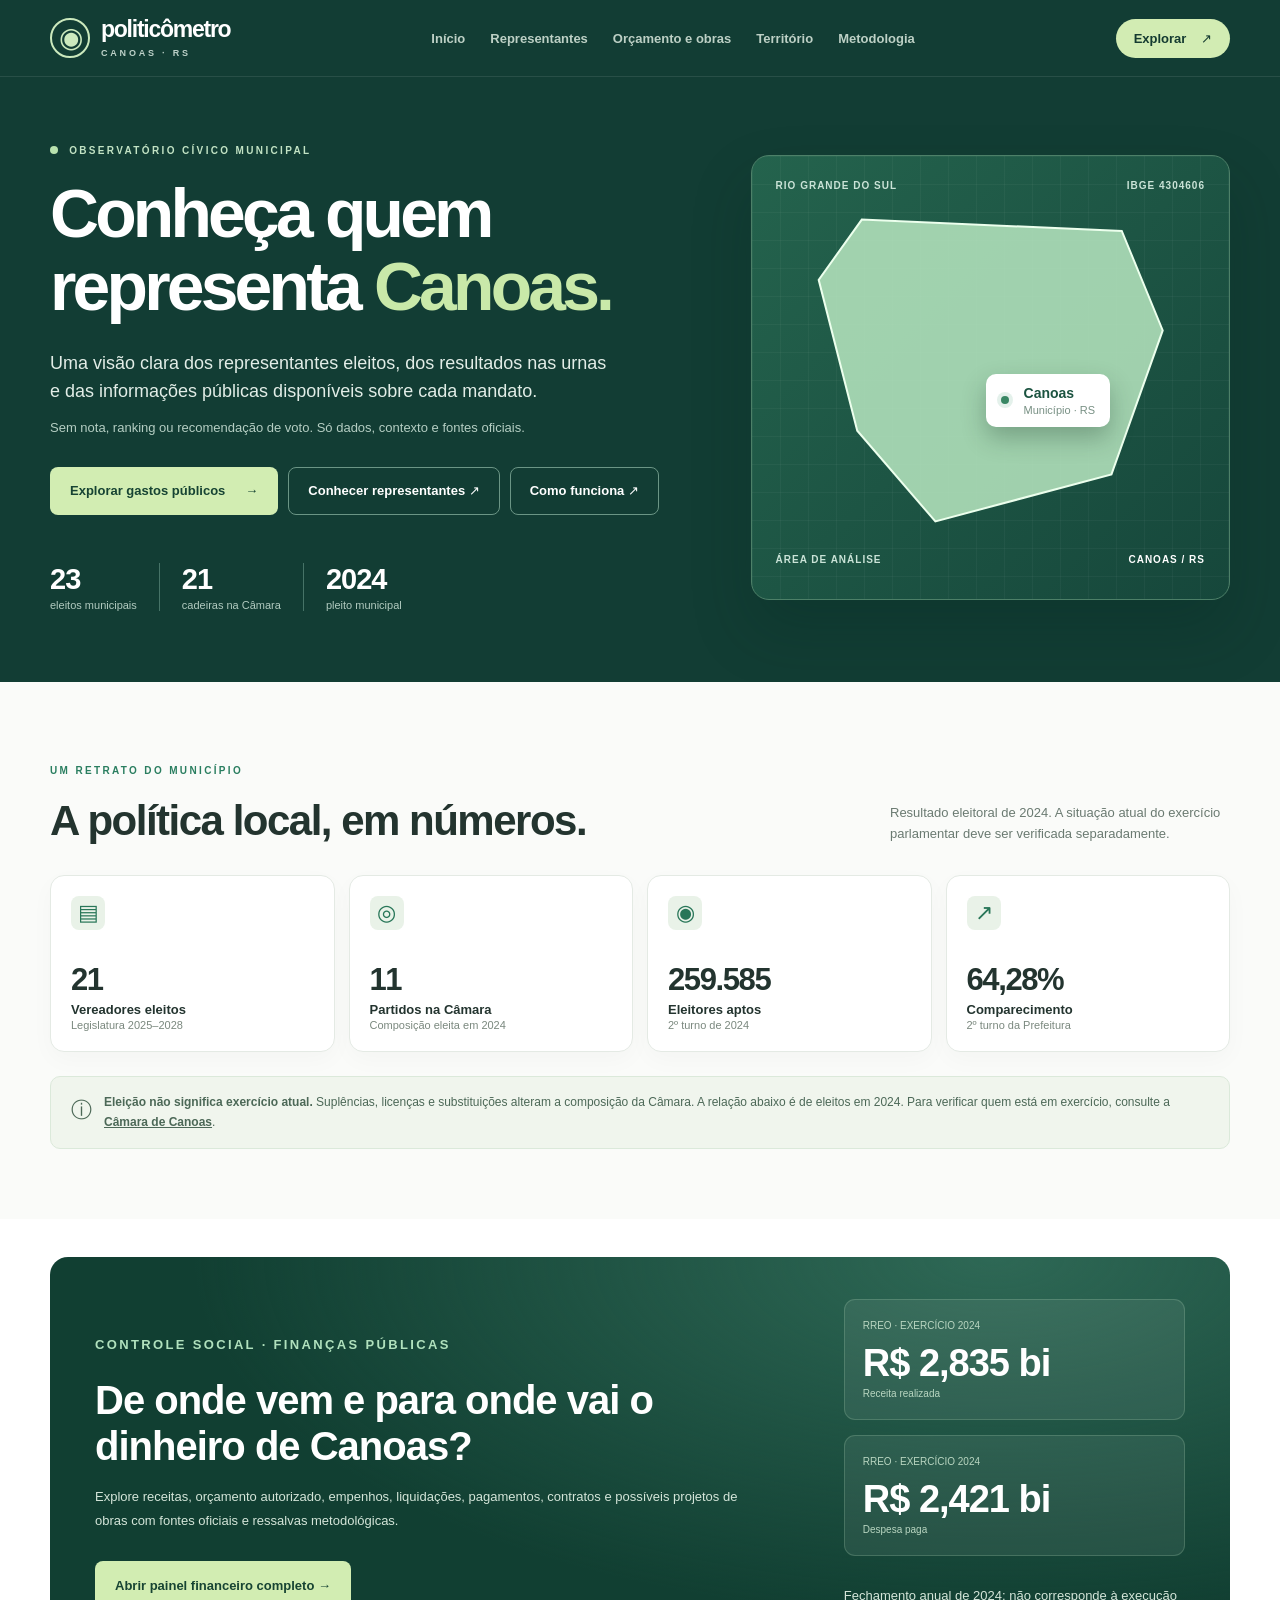
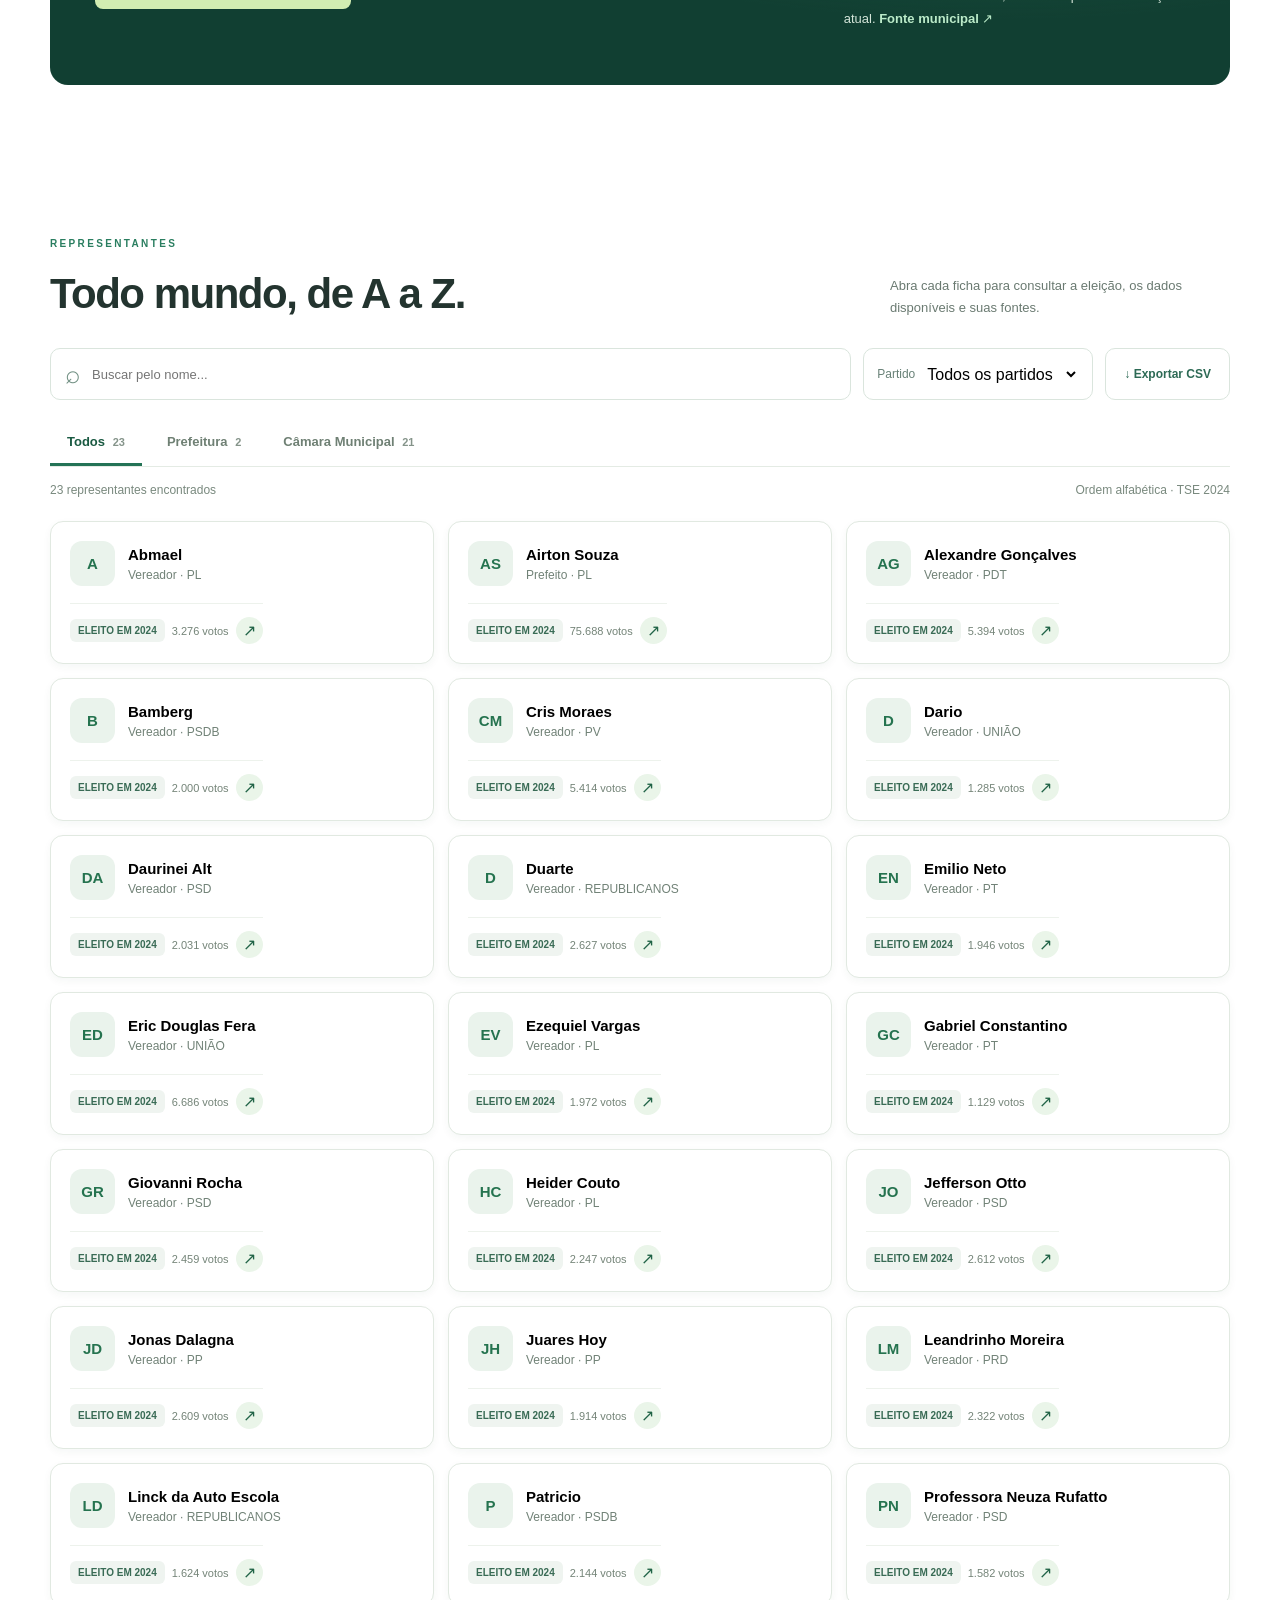
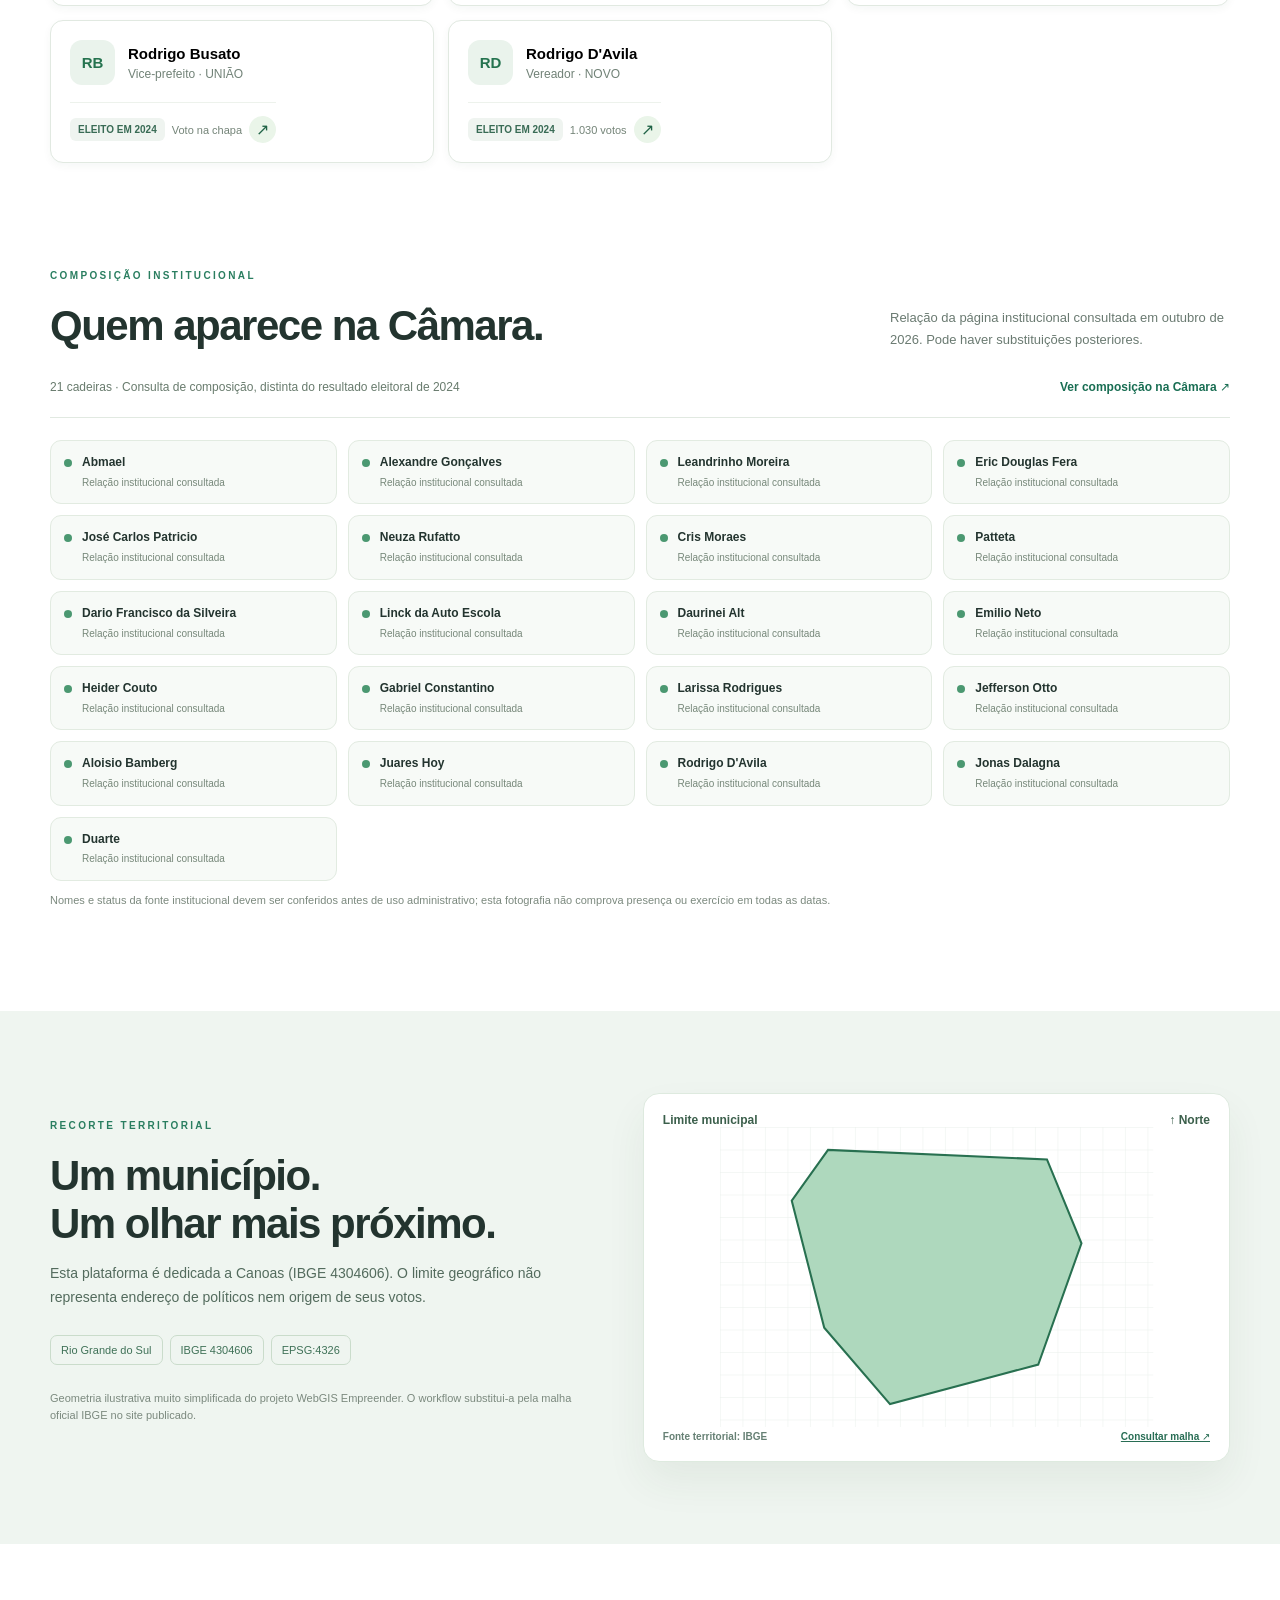
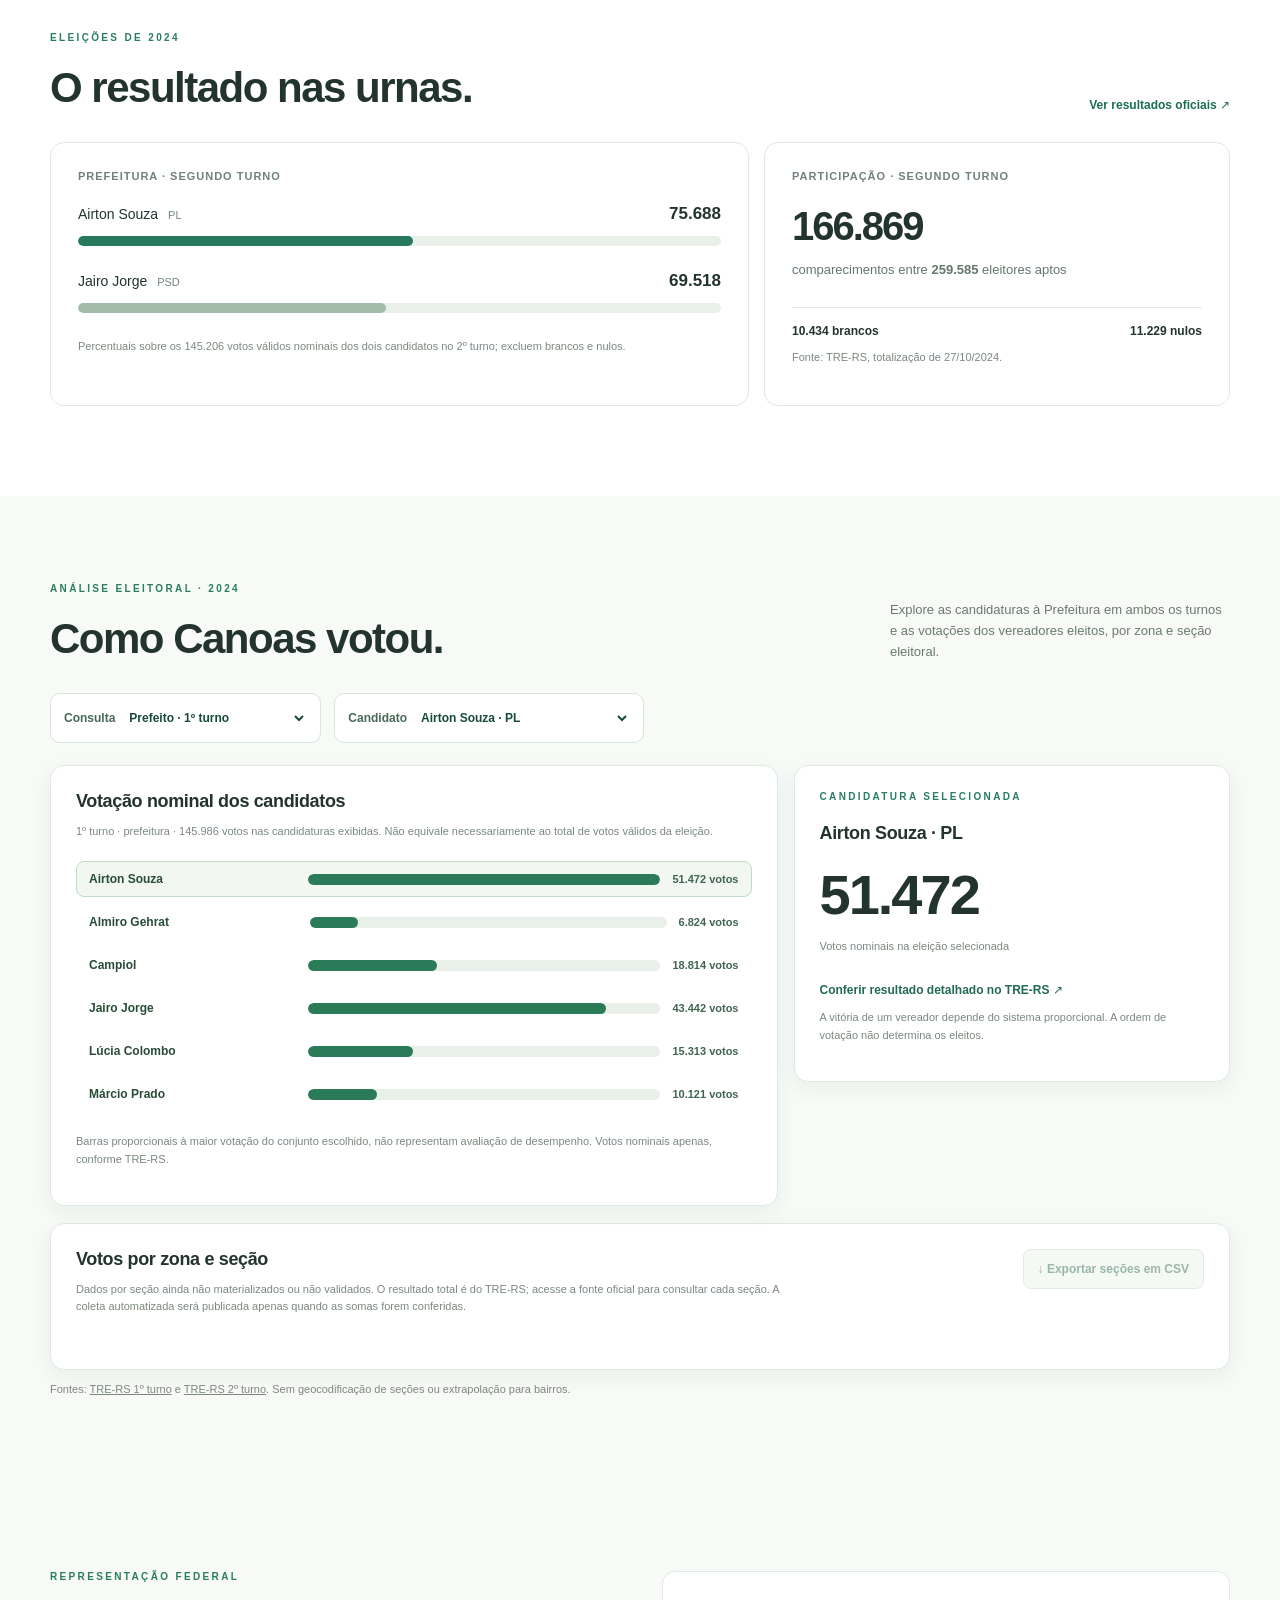
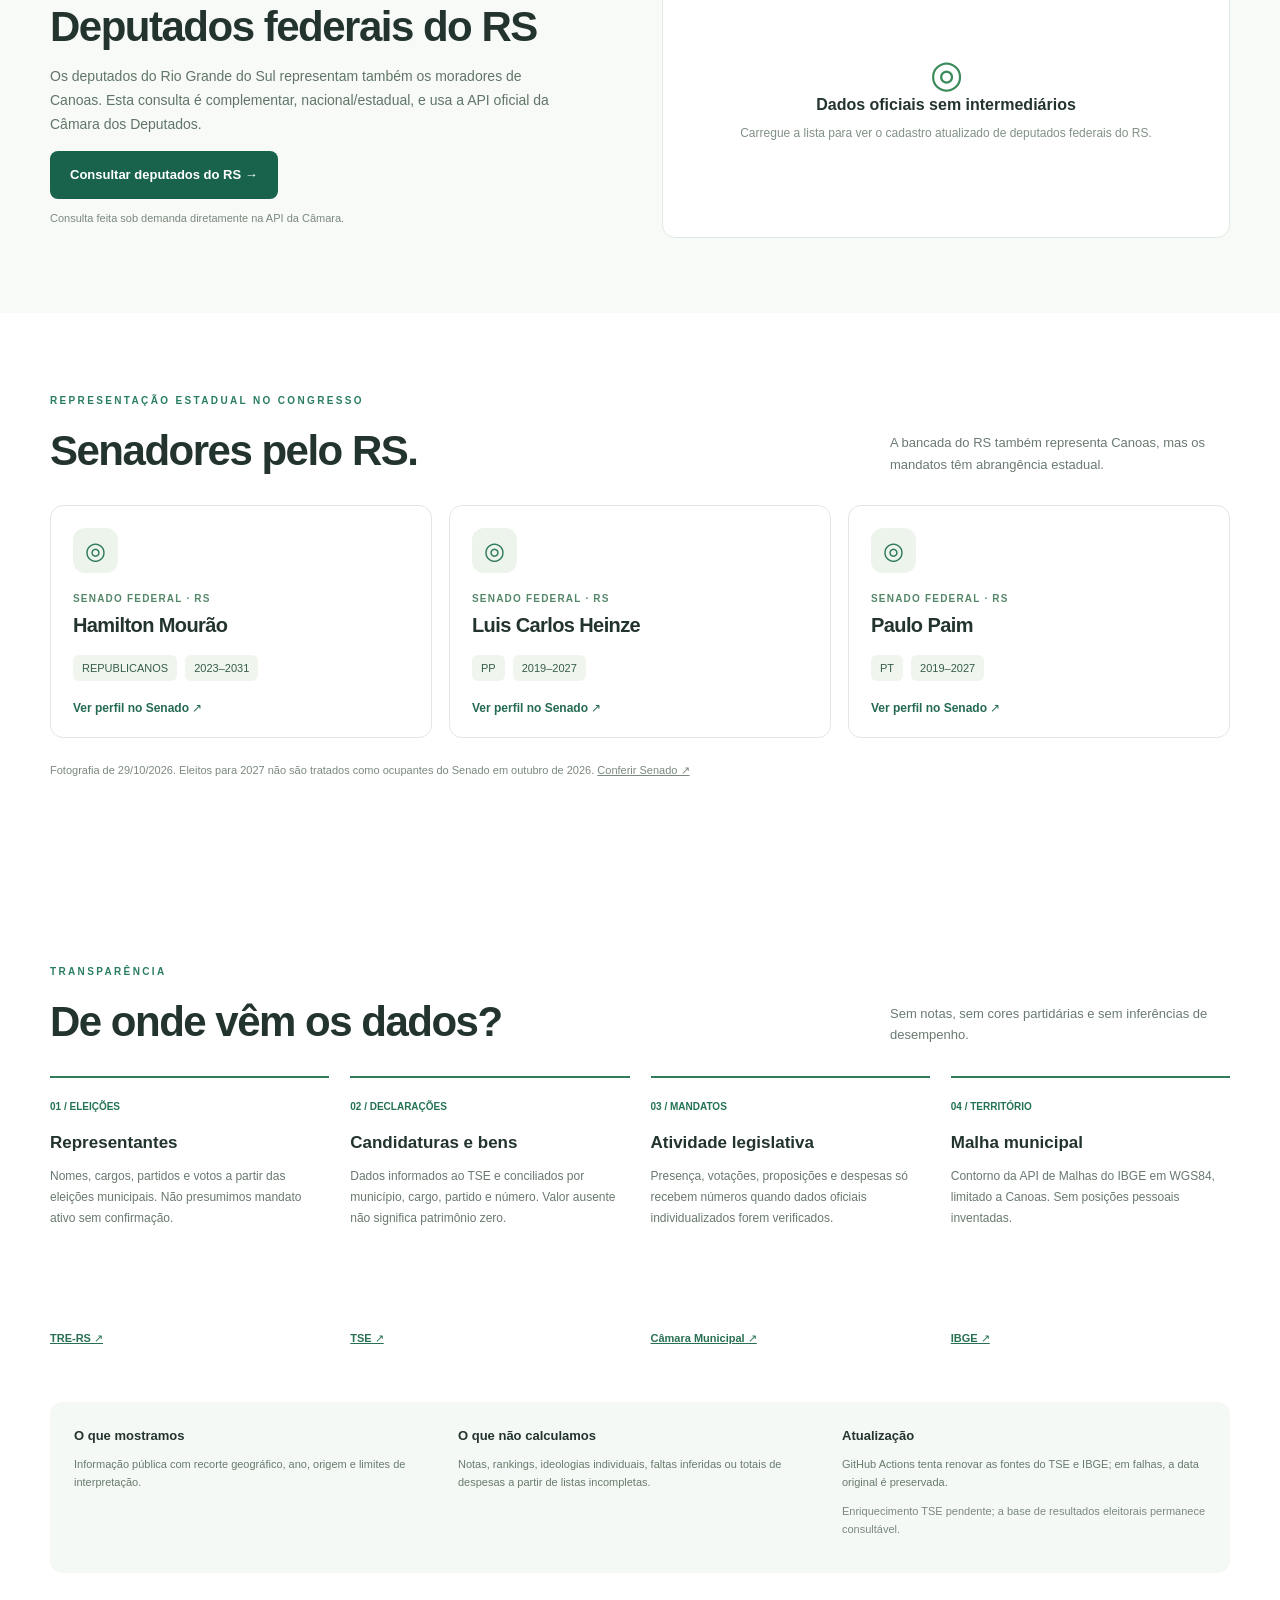
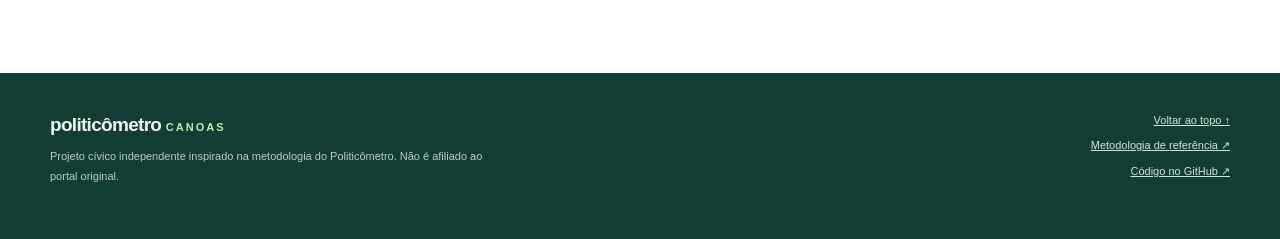
<file: index.html>
<!doctype html>
<html lang="pt-BR">
<head>
<meta charset="utf-8">
<meta name="viewport" content="width=device-width,initial-scale=1,viewport-fit=cover">
<meta name="theme-color" content="#123d34">
<meta name="description" content="Dados públicos e representantes eleitos de Canoas, RS. Sem notas, rankings ou recomendações eleitorais.">
<link rel="icon" href="favicon.svg" type="image/svg+xml">
<link rel="stylesheet" href="styles.css">
<script src="app.js" defer></script>
<title>Politicômetro Canoas | Conheça seus representantes</title>
<link rel="stylesheet" href="extras.css">
<link rel="stylesheet" href="election-explorer.css">
<script src="extras.js" defer></script>
<script src="election-explorer.js" defer></script>
</head>
<body>
<a class="skip" href="#conteudo">Pular para o conteúdo</a>
<header class="site-header"><div class="container nav-wrap">
<a class="brand" href="#inicio" aria-label="Politicômetro Canoas: início"><span class="brand-icon" aria-hidden="true">◉</span><span>politicômetro<small>CANOAS · RS</small></span></a>
<nav class="nav-links" aria-label="Navegação principal"><a href="#inicio">Início</a><a href="#representantes">Representantes</a><a href="financas.html">Orçamento e obras</a><a href="#territorio">Território</a><a href="#fontes">Metodologia</a></nav>
<a class="nav-button" href="#representantes">Explorar <span aria-hidden="true">↗</span></a>
</div></header>
<main id="conteudo">
<section id="inicio" class="hero"><div class="container hero-grid">
<div class="hero-text"><p class="overline"><span class="dot"></span> OBSERVATÓRIO CÍVICO MUNICIPAL</p>
<h1>Conheça quem representa <em>Canoas.</em></h1>
<p class="intro">Uma visão clara dos representantes eleitos, dos resultados nas urnas e das informações públicas disponíveis sobre cada mandato.</p>
<p class="subdued">Sem nota, ranking ou recomendação de voto. Só dados, contexto e fontes oficiais.</p>
<div class="hero-actions"><a class="button button-light" href="financas.html">Explorar gastos públicos <span>→</span></a><a class="button button-outline-white" href="#representantes">Conhecer representantes ↗</a><a class="button button-outline-white" href="#fontes">Como funciona ↗</a></div>
<div class="hero-statrow"><div><strong>23</strong><span>eleitos municipais</span></div><div><strong>21</strong><span>cadeiras na Câmara</span></div><div><strong>2024</strong><span>pleito municipal</span></div></div>
</div>
<div class="hero-visual"><div class="map-head"><span>RIO GRANDE DO SUL</span><span>IBGE 4304606</span></div><svg id="heroMap" viewBox="0 0 420 360" aria-label="Contorno de Canoas" role="img"></svg><div class="floating-label"><span class="dot"></span><div><strong>Canoas</strong><small>Município · RS</small></div></div><div class="map-foot">ÁREA DE ANÁLISE <strong>CANOAS / RS</strong></div></div>
</div></section>
<section class="overview"><div class="container"><div class="section-title"><div><p class="overline dark">UM RETRATO DO MUNICÍPIO</p><h2>A política local, em números.</h2></div><p>Resultado eleitoral de 2024. A situação atual do exercício parlamentar deve ser verificada separadamente.</p></div>
<div class="metric-grid"><article class="metric"><span class="metric-icon">▤</span><strong>21</strong><h3>Vereadores eleitos</h3><p>Legislatura 2025–2028</p></article><article class="metric"><span class="metric-icon">◎</span><strong>11</strong><h3>Partidos na Câmara</h3><p>Composição eleita em 2024</p></article><article class="metric"><span class="metric-icon">◉</span><strong>259.585</strong><h3>Eleitores aptos</h3><p>2º turno de 2024</p></article><article class="metric"><span class="metric-icon">↗</span><strong>64,28%</strong><h3>Comparecimento</h3><p>2º turno da Prefeitura</p></article></div>
<div class="alert" role="note"><span aria-hidden="true">ⓘ</span><span><strong>Eleição não significa exercício atual.</strong> Suplências, licenças e substituições alteram a composição da Câmara. A relação abaixo é de eleitos em 2024. Para verificar quem está em exercício, consulte a <a href="https://camaracanoas.rs.gov.br/" target="_blank" rel="noopener noreferrer">Câmara de Canoas</a>.</span></div>
</div></section>
<section class="container financial-teaser" aria-labelledby="teaserHeading"><div class="financial-teaser-inner"><div><p class="overline">CONTROLE SOCIAL · FINANÇAS PÚBLICAS</p><h2 id="teaserHeading">De onde vem e para onde vai o dinheiro de Canoas?</h2><p>Explore receitas, orçamento autorizado, empenhos, liquidações, pagamentos, contratos e possíveis projetos de obras com fontes oficiais e ressalvas metodológicas.</p><a class="button button-light" href="financas.html">Abrir painel financeiro completo →</a></div><div class="financial-teaser-stats"><div><span>RREO · EXERCÍCIO 2024</span><strong>R$ 2,835 bi</strong><small>Receita realizada</small></div><div><span>RREO · EXERCÍCIO 2024</span><strong>R$ 2,421 bi</strong><small>Despesa paga</small></div><p>Fechamento anual de 2024; não corresponde à execução atual. <a href="https://www.canoas.rs.gov.br/wp-content/uploads/2025/03/ANEXO-14-DEMONSTRATIVO-DO-RELATORIO-RESUMIDO-DA-EXECUCAO-ORCAMENTARIA.pdf" target="_blank" rel="noopener noreferrer">Fonte municipal ↗</a></p></div></div></section>
<section id="representantes" class="container directory"><div class="section-title"><div><p class="overline dark">REPRESENTANTES</p><h2>Todo mundo, de A a Z.</h2></div><p>Abra cada ficha para consultar a eleição, os dados disponíveis e suas fontes.</p></div>
<div class="toolbar"><label class="search"><span aria-hidden="true">⌕</span><span class="visually-hidden">Buscar representante por nome</span><input id="search" type="search" placeholder="Buscar pelo nome..." autocomplete="off"></label><label class="party-select"><span>Partido</span><select id="party" aria-label="Filtrar por partido"><option value="">Todos os partidos</option></select></label><button id="export" class="export-button" type="button">↓ Exportar CSV</button></div>
<div class="role-tabs" role="group" aria-label="Filtrar por cargo"><button type="button" data-role="todos" class="selected" aria-pressed="true">Todos <span>23</span></button><button type="button" data-role="executivo" aria-pressed="false">Prefeitura <span>2</span></button><button type="button" data-role="legislativo" aria-pressed="false">Câmara Municipal <span>21</span></button></div>
<div class="results-meta"><p id="resultsCount" role="status" aria-live="polite">Carregando...</p><span>Ordem alfabética · TSE 2024</span></div>
<div id="people" class="people-grid" aria-live="polite"></div>
</section>
<section id="exercicio" class="live-roster container" aria-labelledby="rosterHeading">
<div class="section-title"><div><p class="overline dark">COMPOSIÇÃO INSTITUCIONAL</p><h2 id="rosterHeading">Quem aparece na Câmara.</h2></div><p>Relação da página institucional consultada em outubro de 2026. Pode haver substituições posteriores.</p></div>
<div class="roster-meta"><p>21 cadeiras · Consulta de composição, distinta do resultado eleitoral de 2024</p><a class="source-link" href="https://camaracanoas.rs.gov.br/" target="_blank" rel="noopener noreferrer">Ver composição na Câmara ↗</a></div>
<div id="currentCouncil" class="current-council" aria-live="polite"><p>Carregando composição publicada...</p></div>
<p class="fine">Nomes e status da fonte institucional devem ser conferidos antes de uso administrativo; esta fotografia não comprova presença ou exercício em todas as datas.</p>
</section>
<section id="territorio" class="territory"><div class="container territory-grid"><div><p class="overline dark">RECORTE TERRITORIAL</p><h2>Um município.<br>Um olhar mais próximo.</h2><p>Esta plataforma é dedicada a Canoas (IBGE 4304606). O limite geográfico não representa endereço de políticos nem origem de seus votos.</p><div class="tags"><span>Rio Grande do Sul</span><span>IBGE 4304606</span><span>EPSG:4326</span></div><p id="mapStatus" class="fine">Carregando malha municipal...</p></div><div class="map-panel"><div class="map-head"><strong>Limite municipal</strong><span>↑ Norte</span></div><svg id="cityMap" viewBox="0 0 520 360" aria-label="Mapa municipal de Canoas" role="img"></svg><div class="map-foot"><span>Fonte territorial: IBGE</span><a href="https://servicodados.ibge.gov.br/api/v3/malhas/municipios/4304606?formato=application/vnd.geo%2Bjson&amp;qualidade=minima" target="_blank" rel="noopener noreferrer">Consultar malha ↗</a></div></div></div></section>
<section class="election container"><div class="section-title"><div><p class="overline dark">ELEIÇÕES DE 2024</p><h2>O resultado nas urnas.</h2></div><a href="https://resultados.tre-rs.jus.br/eleicoes/2024/620/RS85898.html" class="source-link" target="_blank" rel="noopener noreferrer">Ver resultados oficiais ↗</a></div>
<div class="election-grid"><article class="election-card"><div class="eyeline">PREFEITURA · SEGUNDO TURNO</div><div class="election-name"><span>Airton Souza <small>PL</small></span><strong>75.688</strong></div><div class="track"><div style="width:52.12%"></div></div><div class="election-name"><span>Jairo Jorge <small>PSD</small></span><strong>69.518</strong></div><div class="track muted"><div style="width:47.88%"></div></div><p class="fine">Percentuais sobre os 145.206 votos válidos nominais dos dois candidatos no 2º turno; excluem brancos e nulos.</p></article><article class="election-card"><div class="eyeline">PARTICIPAÇÃO · SEGUNDO TURNO</div><strong class="turnout">166.869</strong><p>comparecimentos entre <b>259.585</b> eleitores aptos</p><div class="turnout-details"><span>10.434 brancos</span><span>11.229 nulos</span></div><p class="fine">Fonte: TRE-RS, totalização de 27/10/2024.</p></article></div>
</section>
<section id="analise-eleitoral" class="election-explorer" aria-labelledby="electionExplorerHeading"><div class="container">
<div class="section-title"><div><p class="overline dark">ANÁLISE ELEITORAL · 2024</p><h2 id="electionExplorerHeading">Como Canoas votou.</h2></div><p>Explore as candidaturas à Prefeitura em ambos os turnos e as votações dos vereadores eleitos, por zona e seção eleitoral.</p></div>
<div class="election-controls">
<label>Consulta<select id="electionGroup"><option value="pref1">Prefeito · 1º turno</option><option value="pref2">Prefeito · 2º turno</option><option value="council">Vereadores eleitos · 1º turno</option></select></label>
<label>Candidato<select id="electionCandidate" aria-label="Selecionar candidatura eleitoral"></select></label>
</div>
<div class="explorer-layout"><article class="explorer-panel"><h3>Votação nominal dos candidatos</h3><p id="barInfo" class="fine">Carregando...</p><div id="electionBars" class="election-bars"></div><p class="fine">Barras proporcionais à maior votação do conjunto escolhido, não representam avaliação de desempenho. Votos nominais apenas, conforme TRE-RS.</p></article>
<article class="explorer-panel"><p class="overline dark">CANDIDATURA SELECIONADA</p><h3 id="candidateVoteName">Selecione uma candidatura</h3><div id="candidateVoteTotal" class="selected-total">—</div><p class="fine">Votos nominais na eleição selecionada</p><a class="explorer-source" id="electionSource" href="https://resultados.tre-rs.jus.br/eleicoes/2024/619/RS85898.html" target="_blank" rel="noopener noreferrer">Conferir resultado detalhado no TRE-RS ↗</a><p class="fine">A vitória de um vereador depende do sistema proporcional. A ordem de votação não determina os eleitos.</p></article></div>
<div class="sections-panel"><div class="section-heading-row"><div><h3>Votos por zona e seção</h3><p id="sectionStatus" class="fine" role="status" aria-live="polite">Carregando dados oficiais...</p></div><button type="button" id="exportSections" disabled>↓ Exportar seções em CSV</button></div>
<div id="zones" class="zones-grid"></div>
<div id="sectionTableWrap" hidden><div class="section-selects"><label>Zona eleitoral<select id="zoneFilter"><option value="all">Todas as zonas</option></select></label><label>Ordenar por<select id="orderSections"><option value="secao">Zona e seção</option><option value="votos">Votos recebidos</option></select></label></div>
<div class="section-table-container"><table class="section-table"><thead><tr><th scope="col">Zona</th><th scope="col">Seção</th><th scope="col">Votos na seção</th></tr></thead><tbody id="sectionRows"></tbody></table></div><div id="sectionPager" class="section-pager"></div></div>
</div><p class="fine">Fontes: <a href="https://resultados.tre-rs.jus.br/eleicoes/2024/619/RS85898.html" target="_blank" rel="noopener noreferrer">TRE-RS 1º turno</a> e <a href="https://resultados.tre-rs.jus.br/eleicoes/2024/620/RS85898.html" target="_blank" rel="noopener noreferrer">TRE-RS 2º turno</a>. Sem geocodificação de seções ou extrapolação para bairros.</p>
</div></section>
<section class="federal"><div class="container federal-grid"><div><p class="overline dark">REPRESENTAÇÃO FEDERAL</p><h2>Deputados federais do RS</h2><p>Os deputados do Rio Grande do Sul representam também os moradores de Canoas. Esta consulta é complementar, nacional/estadual, e usa a API oficial da Câmara dos Deputados.</p><button id="loadDeputies" type="button" class="button button-green">Consultar deputados do RS →</button><p id="deputiesStatus" role="status" aria-live="polite" class="fine">Consulta feita sob demanda diretamente na API da Câmara.</p></div><div id="deputies" class="deputies"><div class="federal-empty"><span>◎</span><strong>Dados oficiais sem intermediários</strong><p>Carregue a lista para ver o cadastro atualizado de deputados federais do RS.</p></div></div></div></section>
<section id="senado" class="senate-section container" aria-labelledby="senateHeading"><div class="section-title"><div><p class="overline dark">REPRESENTAÇÃO ESTADUAL NO CONGRESSO</p><h2 id="senateHeading">Senadores pelo RS.</h2></div><p>A bancada do RS também representa Canoas, mas os mandatos têm abrangência estadual.</p></div>
<div id="senators" class="senators-grid" aria-live="polite"><p>Carregando senadores...</p></div><p class="fine">Fotografia de 29/10/2026. Eleitos para 2027 não são tratados como ocupantes do Senado em outubro de 2026. <a href="https://www.congressonacional.leg.br/web/senadores/em-exercicio" target="_blank" rel="noopener noreferrer">Conferir Senado ↗</a></p>
</section>
<section id="fontes" class="container methodology"><div class="section-title"><div><p class="overline dark">TRANSPARÊNCIA</p><h2>De onde vêm os dados?</h2></div><p>Sem notas, sem cores partidárias e sem inferências de desempenho.</p></div>
<div class="method-grid"><article><span>01 / ELEIÇÕES</span><h3>Representantes</h3><p>Nomes, cargos, partidos e votos a partir das eleições municipais. Não presumimos mandato ativo sem confirmação.</p><a href="https://resultados.tre-rs.jus.br/eleicoes/2024/619/RS85898.html" target="_blank" rel="noopener noreferrer">TRE-RS ↗</a></article><article><span>02 / DECLARAÇÕES</span><h3>Candidaturas e bens</h3><p>Dados informados ao TSE e conciliados por município, cargo, partido e número. Valor ausente não significa patrimônio zero.</p><a href="https://dadosabertos.tse.jus.br/dataset/candidatos-2024" target="_blank" rel="noopener noreferrer">TSE ↗</a></article><article><span>03 / MANDATOS</span><h3>Atividade legislativa</h3><p>Presença, votações, proposições e despesas só recebem números quando dados oficiais individualizados forem verificados.</p><a href="https://camaracanoas.rs.gov.br/" target="_blank" rel="noopener noreferrer">Câmara Municipal ↗</a></article><article><span>04 / TERRITÓRIO</span><h3>Malha municipal</h3><p>Contorno da API de Malhas do IBGE em WGS84, limitado a Canoas. Sem posições pessoais inventadas.</p><a href="https://www.ibge.gov.br/" target="_blank" rel="noopener noreferrer">IBGE ↗</a></article></div>
<div class="principles"><div><strong>O que mostramos</strong><p>Informação pública com recorte geográfico, ano, origem e limites de interpretação.</p></div><div><strong>O que não calculamos</strong><p>Notas, rankings, ideologias individuais, faltas inferidas ou totais de despesas a partir de listas incompletas.</p></div><div><strong>Atualização</strong><p>GitHub Actions tenta renovar as fontes do TSE e IBGE; em falhas, a data original é preservada.</p><p class="fine" id="freshness">Verificando dados enriquecidos...</p></div></div>
</section></main>
<footer><div class="container footer-grid"><div><strong>politicômetro <em>CANOAS</em></strong><p>Projeto cívico independente inspirado na metodologia do Politicômetro. Não é afiliado ao portal original.</p></div><div class="footer-links"><a href="#inicio">Voltar ao topo ↑</a><a href="https://www.politicometro.org/sobre" target="_blank" rel="noopener noreferrer">Metodologia de referência ↗</a><a href="https://github.com/marcianolima/politicometro-canoas" target="_blank" rel="noopener noreferrer">Código no GitHub ↗</a></div></div></footer>
<div id="modal" class="modal" hidden><div class="modal-backdrop" data-dismiss></div><section class="modal-window" role="dialog" aria-modal="true" aria-labelledby="profileTitle"><button class="modal-exit" id="closeModal" type="button" aria-label="Fechar ficha">✕</button><div id="profile"></div></section></div>
</body></html>
</file>
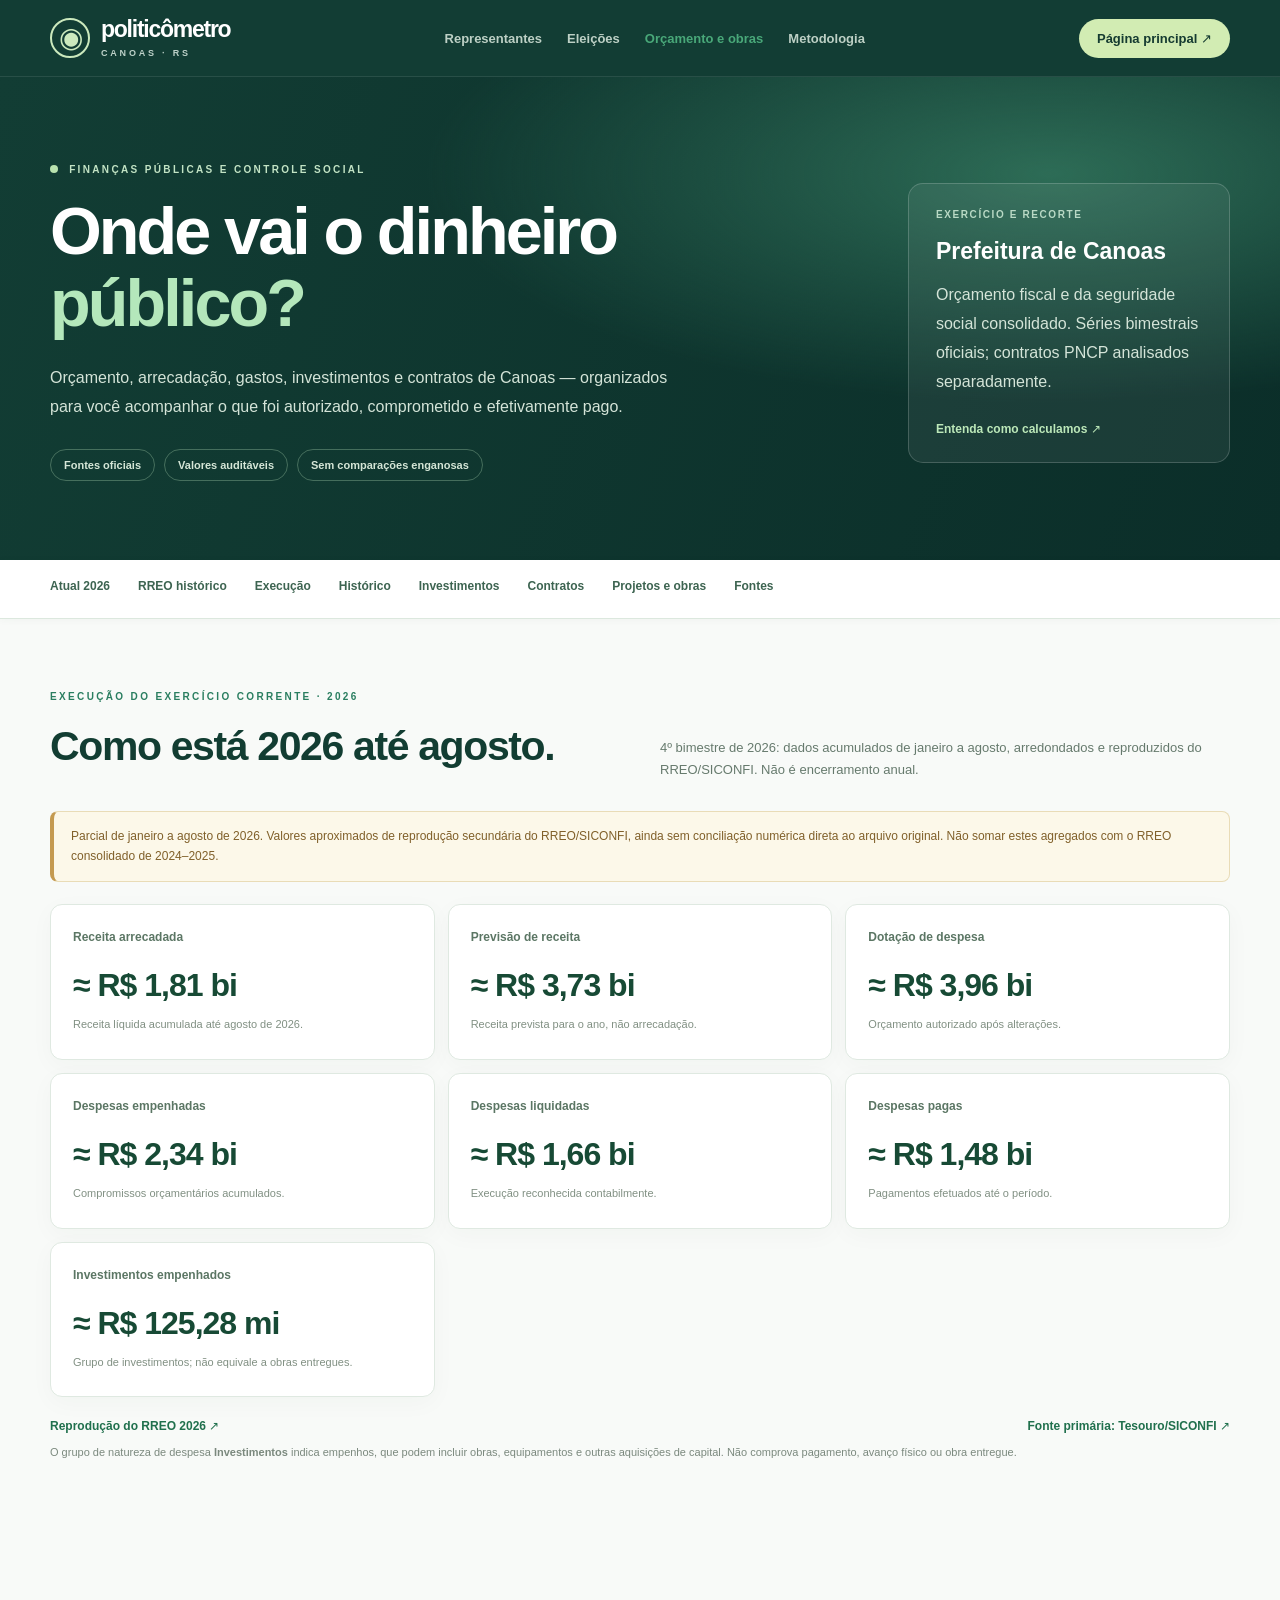
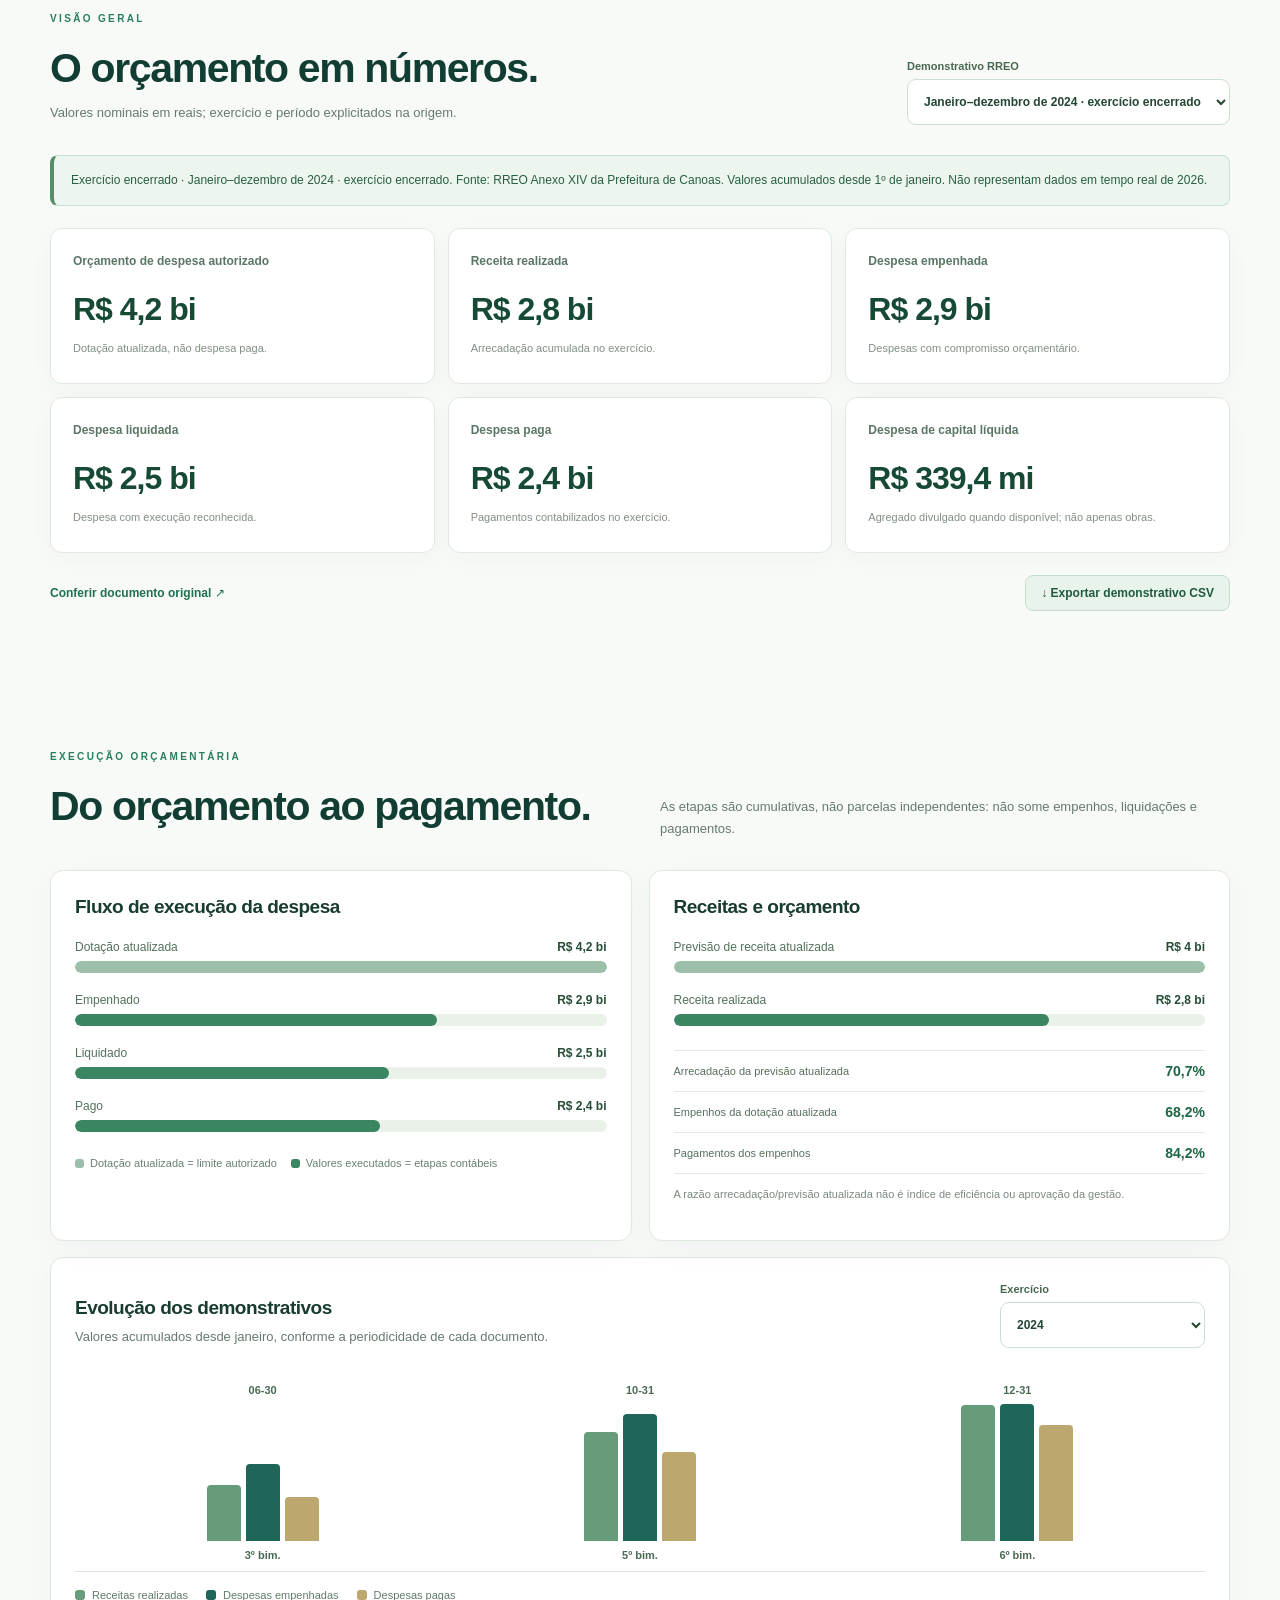
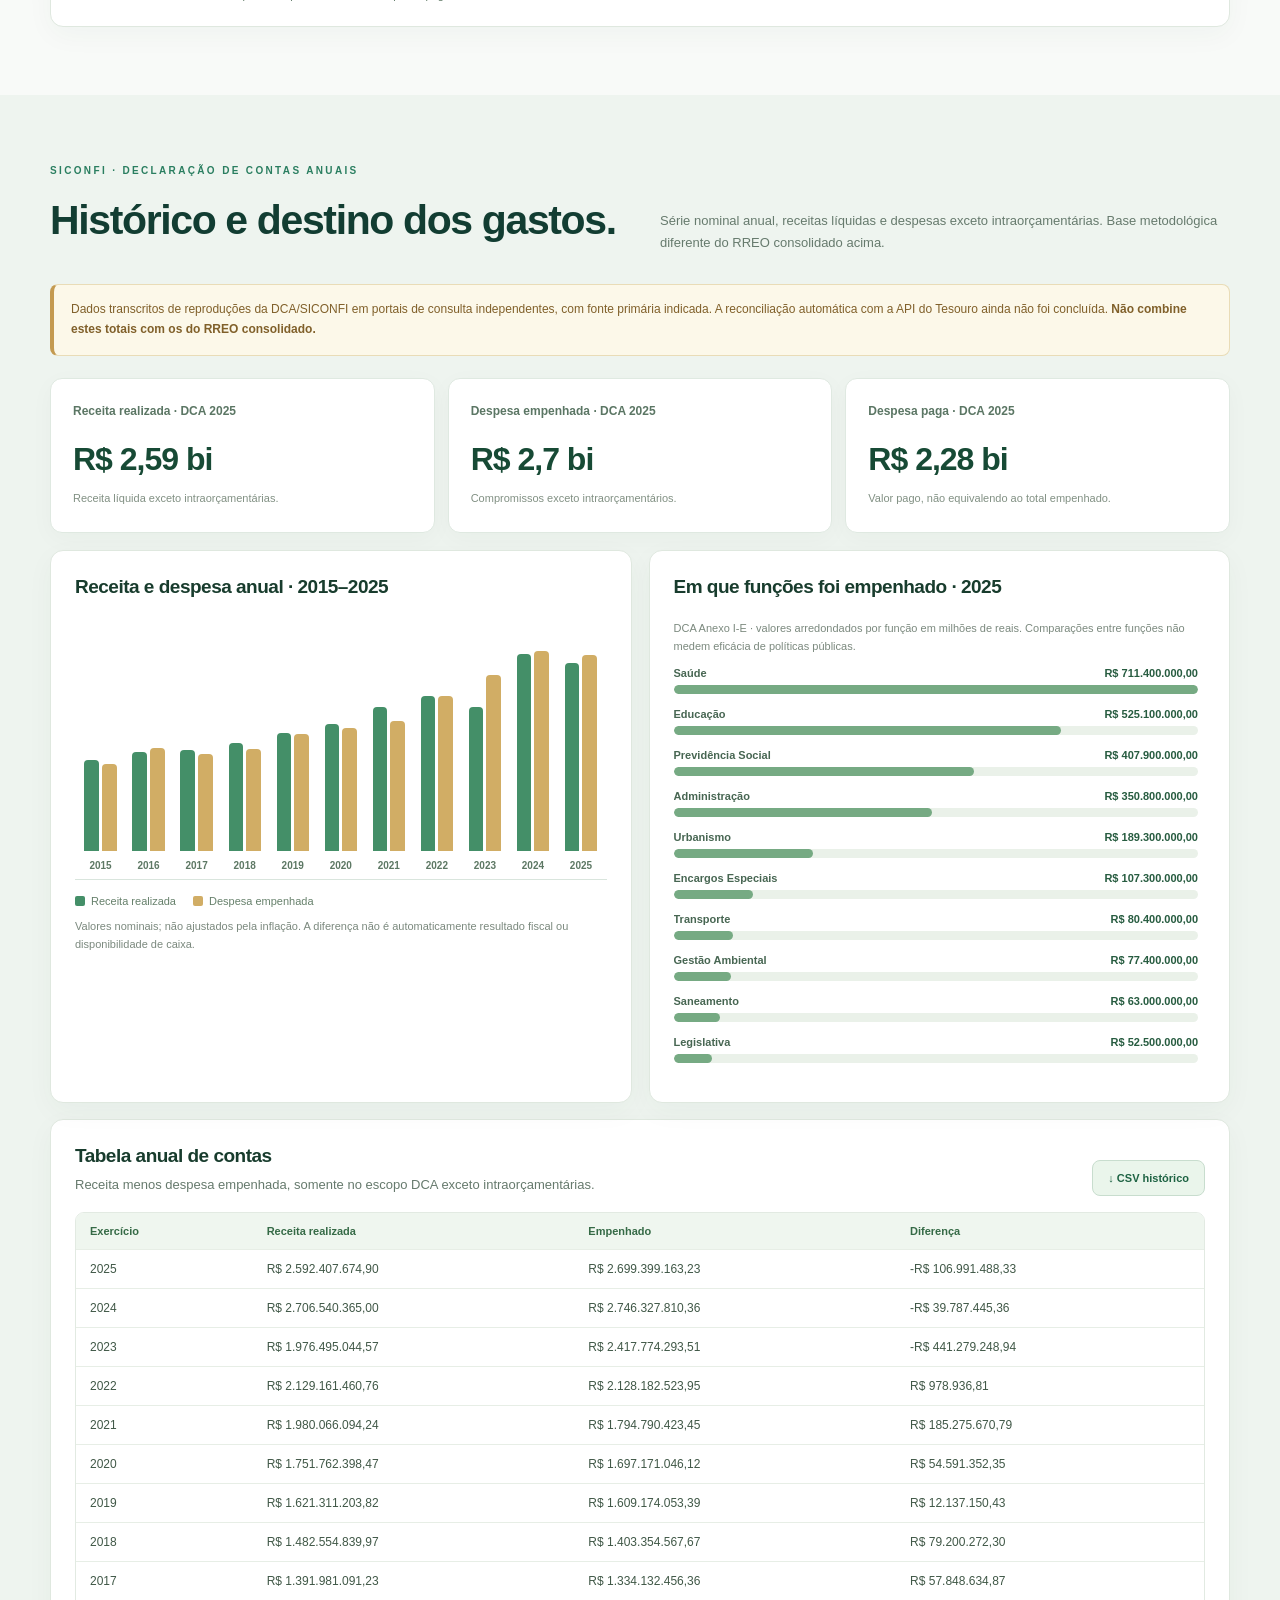
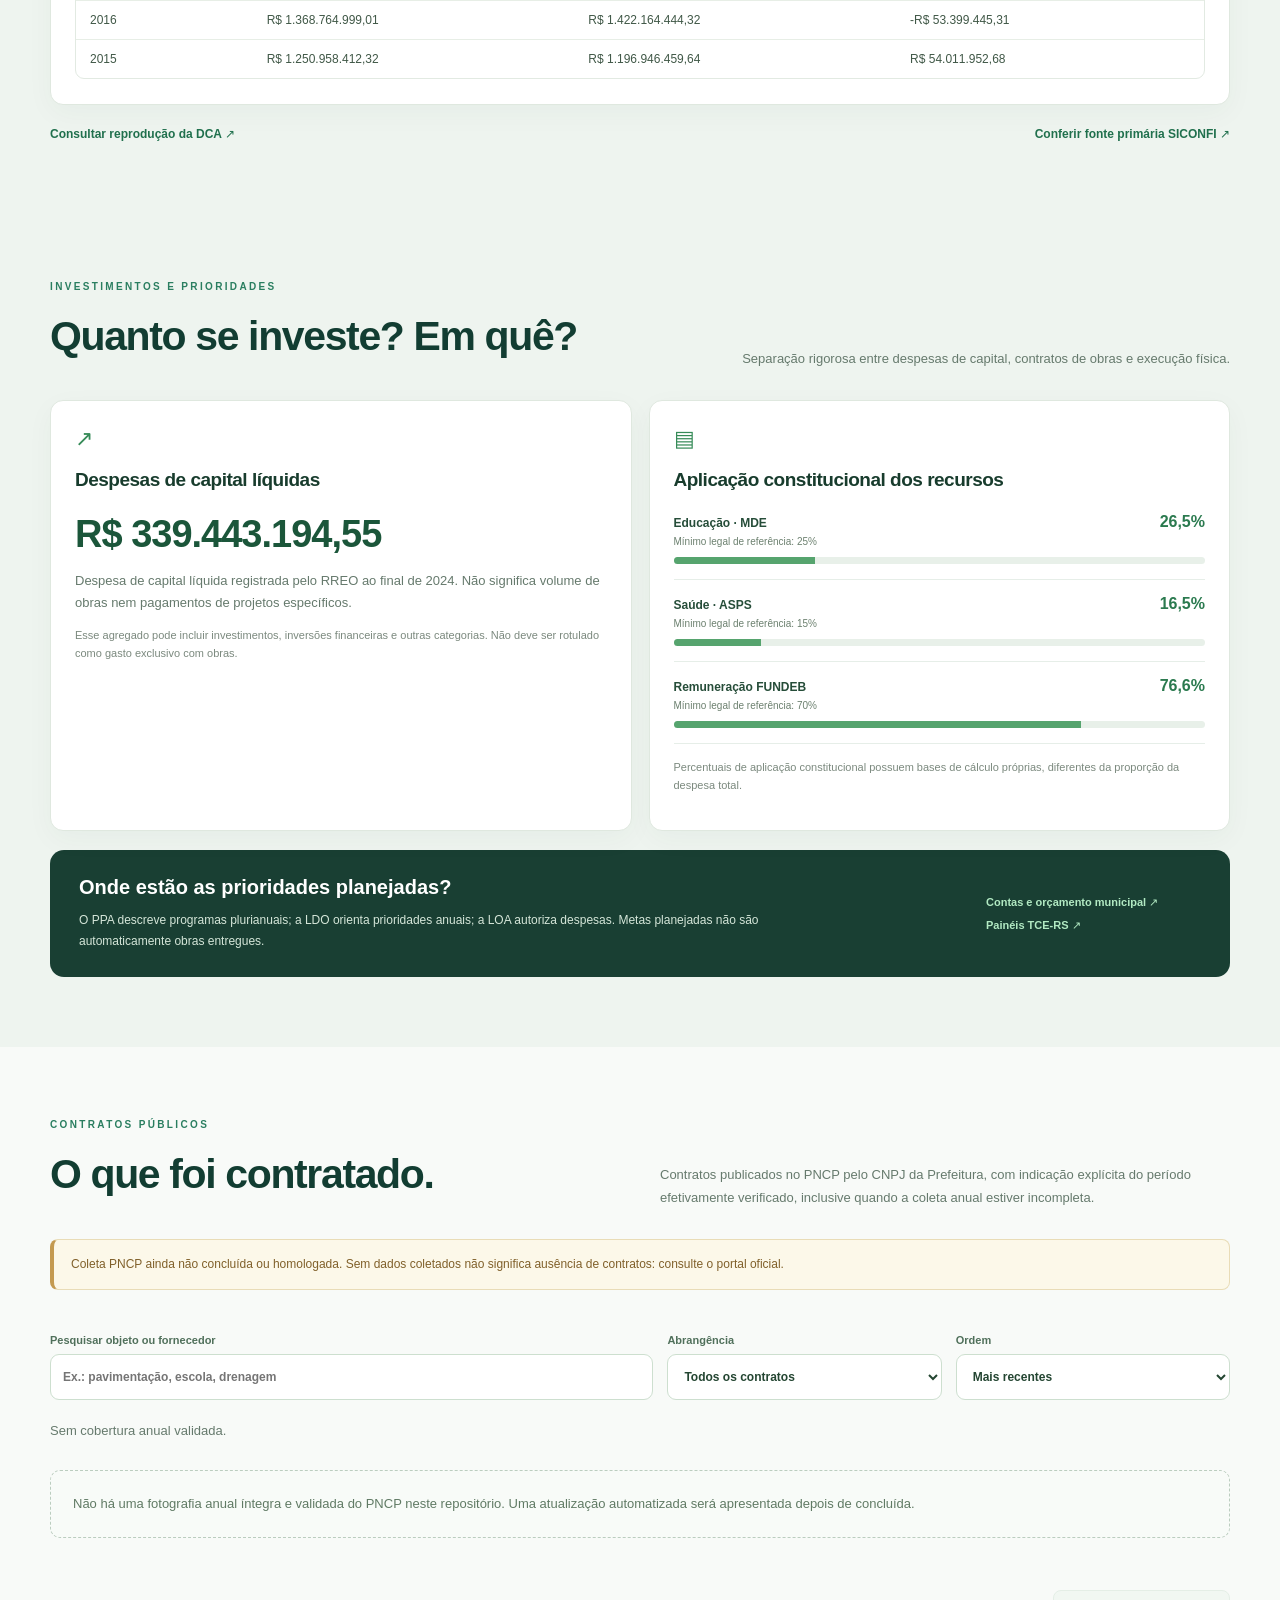
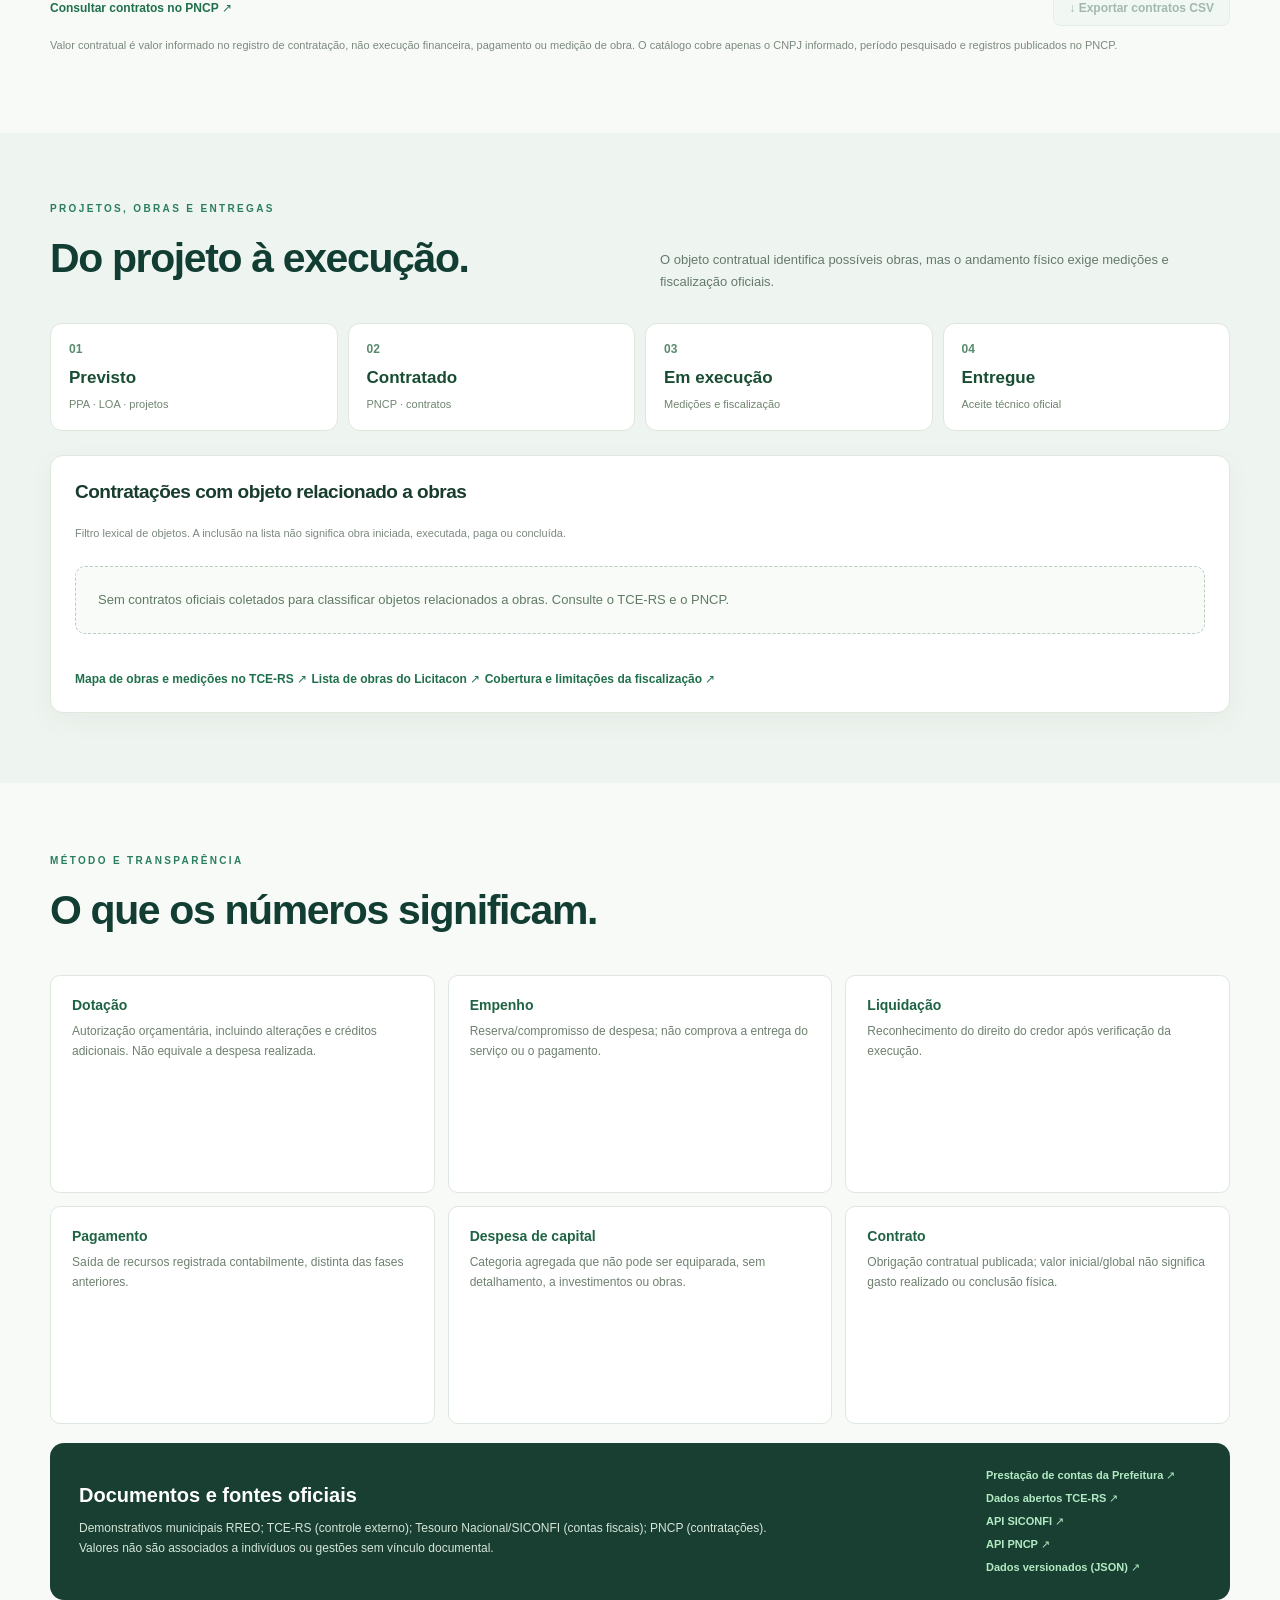
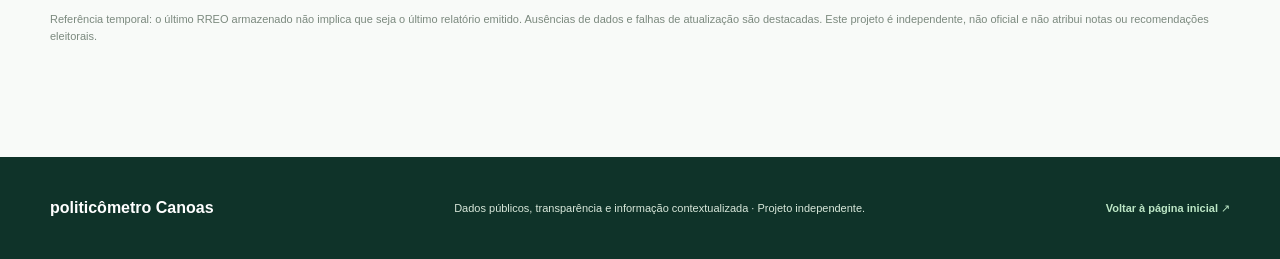
<file: financas.html>
<!doctype html>
<html lang="pt-BR"><head>
<meta charset="utf-8"><meta name="viewport" content="width=device-width, initial-scale=1,viewport-fit=cover">
<meta name="theme-color" content="#123d34">
<meta name="description" content="Orçamento público, receitas, despesas, investimentos, contratos, obras e projetos municipais de Canoas com dados oficiais e metodologia verificável.">
<title>Orçamento, investimentos e obras | Politicômetro Canoas</title>
<link rel="icon" href="favicon.svg" type="image/svg+xml">
<link rel="stylesheet" href="styles.css">
<link rel="stylesheet" href="financas.css">
<link rel="stylesheet" href="dca.css">
<script src="financas.js" defer></script>
<script src="dca.js" defer></script>
<script src="finance-current.js" defer></script>
</head><body class="finance-body">
<a class="skip" href="#main">Pular para o conteúdo</a>
<header class="site-header"><div class="container nav-wrap">
<a class="brand" href="index.html#inicio" aria-label="Politicômetro Canoas: início"><span class="brand-icon" aria-hidden="true">◉</span><span>politicômetro<small>CANOAS · RS</small></span></a>
<nav class="nav-links" aria-label="Navegação principal"><a href="index.html#representantes">Representantes</a><a href="index.html#analise-eleitoral">Eleições</a><a class="active" aria-current="page" href="financas.html">Orçamento e obras</a><a href="#metodologia-financeira">Metodologia</a></nav>
<a class="nav-button" href="index.html">Página principal ↗</a>
</div></header>
<main id="main">
<section class="finance-hero"><div class="container finance-intro"><div><p class="overline"><span class="dot"></span> FINANÇAS PÚBLICAS E CONTROLE SOCIAL</p>
<h1>Onde vai o dinheiro <em>público?</em></h1>
<p>Orçamento, arrecadação, gastos, investimentos e contratos de Canoas — organizados para você acompanhar o que foi autorizado, comprometido e efetivamente pago.</p>
<div class="finance-hero-pills"><span>Fontes oficiais</span><span>Valores auditáveis</span><span>Sem comparações enganosas</span></div>
</div><div class="finance-hero-aside"><span class="aside-eyebrow">EXERCÍCIO E RECORTE</span><strong>Prefeitura de Canoas</strong><p>Orçamento fiscal e da seguridade social consolidado. Séries bimestrais oficiais; contratos PNCP analisados separadamente.</p><a href="#metodologia-financeira">Entenda como calculamos ↗</a></div></div></section>
<nav class="finance-subnav" aria-label="Seções de finanças"><div class="container"><a href="#atual-2026">Atual 2026</a><a href="#painel">RREO histórico</a><a href="#execucao">Execução</a><a href="#contas-anuais">Histórico</a><a href="#investimentos">Investimentos</a><a href="#contratacoes">Contratos</a><a href="#obras">Projetos e obras</a><a href="#metodologia-financeira">Fontes</a></div></nav>
<section class="container finance-section" id="atual-2026"><div class="finance-heading"><div><p class="overline dark">EXECUÇÃO DO EXERCÍCIO CORRENTE · 2026</p><h2>Como está 2026 até agosto.</h2></div><p class="finance-muted">4º bimestre de 2026: dados acumulados de janeiro a agosto, arredondados e reproduzidos do RREO/SICONFI. Não é encerramento anual.</p></div><div id="current2026Notice" class="finance-note finance-partial" role="status" aria-live="polite">Carregando referência de 2026...</div><div id="current2026Metrics" class="finance-metrics"><p class="finance-muted">Carregando dados...</p></div><div class="finance-section-actions"><a class="finance-text-link" href="https://prefeiturasemnumeros.com.br/municipios/canoas-rs" target="_blank" rel="noopener noreferrer">Reprodução do RREO 2026 ↗</a><a class="finance-text-link" href="https://apidatalake.tesouro.gov.br/docs/siconfi/" target="_blank" rel="noopener noreferrer">Fonte primária: Tesouro/SICONFI ↗</a></div><p class="fine">O grupo de natureza de despesa <strong>Investimentos</strong> indica empenhos, que podem incluir obras, equipamentos e outras aquisições de capital. Não comprova pagamento, avanço físico ou obra entregue.</p></section>
<section class="container finance-section" id="painel" aria-labelledby="fiscal-title">
<div class="finance-heading"><div><p class="overline dark">VISÃO GERAL</p><h2 id="fiscal-title">O orçamento em números.</h2><p class="finance-muted">Valores nominais em reais; exercício e período explicitados na origem.</p></div><div class="period-control"><label for="periodSelect">Demonstrativo RREO</label><select id="periodSelect" aria-label="Período do RREO"></select></div></div>
<div class="finance-note" id="periodNotice" role="status" aria-live="polite">Carregando demonstrativos oficiais...</div>
<div class="finance-metrics" id="fiscalMetrics" aria-live="polite"></div>
<div class="finance-section-actions"><a id="periodSource" href="https://www.canoas.rs.gov.br/contas/" target="_blank" rel="noopener noreferrer" class="finance-text-link">Conferir documento original ↗</a><button type="button" id="exportFiscal">↓ Exportar demonstrativo CSV</button></div>
</section>
<section class="container finance-section" id="execucao"><div class="finance-heading"><div><p class="overline dark">EXECUÇÃO ORÇAMENTÁRIA</p><h2>Do orçamento ao pagamento.</h2></div><p class="finance-muted">As etapas são cumulativas, não parcelas independentes: não some empenhos, liquidações e pagamentos.</p></div>
<div class="finance-columns"><article class="finance-paper"><h3>Fluxo de execução da despesa</h3><div id="execBars" class="finance-bars"></div><div class="finance-legend"><span><i></i> Dotação atualizada = limite autorizado</span><span><i></i> Valores executados = etapas contábeis</span></div></article>
<article class="finance-paper"><h3>Receitas e orçamento</h3><div id="revenueBars" class="finance-bars"></div><div id="fiscalRatios" class="finance-ratios"></div><p class="finance-muted fine">A razão arrecadação/previsão atualizada não é índice de eficiência ou aprovação da gestão.</p></article></div>
<div class="finance-paper finance-paper-wide"><div class="finance-heading compact"><div><h3>Evolução dos demonstrativos</h3><p class="finance-muted">Valores acumulados desde janeiro, conforme a periodicidade de cada documento.</p></div><label class="small-select">Exercício<select id="seriesYear"><option value="2024">2024</option><option value="2025">2025 (parcial)</option></select></label></div><div id="historyPlot" class="history-plot" role="img" aria-label="Evolução de valores bimestrais oficiais"></div><div id="historyLegend" class="history-legend"></div></div>
</section>
<section class="finance-band" id="contas-anuais"><div class="container finance-section"><div class="finance-heading"><div><p class="overline dark">SICONFI · DECLARAÇÃO DE CONTAS ANUAIS</p><h2>Histórico e destino dos gastos.</h2></div><p class="finance-muted">Série nominal anual, receitas líquidas e despesas exceto intraorçamentárias. Base metodológica diferente do RREO consolidado acima.</p></div>
<div class="finance-note finance-partial">Dados transcritos de reproduções da DCA/SICONFI em portais de consulta independentes, com fonte primária indicada. A reconciliação automática com a API do Tesouro ainda não foi concluída. <strong>Não combine estes totais com os do RREO consolidado.</strong></div>
<div id="dcaSummary" class="finance-metrics dca-summary" aria-live="polite"></div>
<div class="finance-columns"><article class="finance-paper"><h3>Receita e despesa anual · 2015–2025</h3><div id="dcaChart" class="dca-chart" role="img" aria-label="Série anual de receitas e despesas da DCA"></div><div class="dca-key"><span><i class="dca-income"></i> Receita realizada</span><span><i class="dca-expense"></i> Despesa empenhada</span></div><p class="fine">Valores nominais; não ajustados pela inflação. A diferença não é automaticamente resultado fiscal ou disponibilidade de caixa.</p></article>
<article class="finance-paper"><h3>Em que funções foi empenhado · 2025</h3><p class="fine">DCA Anexo I-E · valores arredondados por função em milhões de reais. Comparações entre funções não medem eficácia de políticas públicas.</p><div id="dcaFunctions" class="dca-functions"></div></article></div>
<div class="finance-paper finance-paper-wide"><div class="finance-heading compact"><div><h3>Tabela anual de contas</h3><p class="finance-muted">Receita menos despesa empenhada, somente no escopo DCA exceto intraorçamentárias.</p></div><button id="exportDca" type="button" class="dca-export" disabled>↓ CSV histórico</button></div><div class="dca-table-wrap"><table class="dca-table"><thead><tr><th scope="col">Exercício</th><th scope="col">Receita realizada</th><th scope="col">Empenhado</th><th scope="col">Diferença</th></tr></thead><tbody id="dcaRows"></tbody></table></div></div>
<div class="finance-section-actions"><a class="finance-text-link" href="https://prefeiturasemnumeros.com.br/municipios/canoas-rs" target="_blank" rel="noopener noreferrer">Consultar reprodução da DCA ↗</a><a class="finance-text-link" href="https://apidatalake.tesouro.gov.br/docs/siconfi/" target="_blank" rel="noopener noreferrer">Conferir fonte primária SICONFI ↗</a></div>
</div></section>
<section class="finance-band" id="investimentos"><div class="container finance-section"><div class="finance-heading"><div><p class="overline dark">INVESTIMENTOS E PRIORIDADES</p><h2>Quanto se investe? Em quê?</h2></div><p class="finance-muted">Separação rigorosa entre despesas de capital, contratos de obras e execução física.</p></div>
<div class="finance-columns"><article class="finance-paper"><div class="finance-tile-icon">↗</div><h3>Despesas de capital líquidas</h3><strong id="capitalTotal" class="finance-feature-value">Não disponível</strong><p id="capitalDescription" class="finance-muted">Aguardando demonstrativo com essa informação.</p><p class="fine">Esse agregado pode incluir investimentos, inversões financeiras e outras categorias. Não deve ser rotulado como gasto exclusivo com obras.</p></article>
<article class="finance-paper"><div class="finance-tile-icon">▤</div><h3>Aplicação constitucional dos recursos</h3><div id="constitutionalRates"><p class="finance-muted">Selecione um exercício de encerramento para consultar os percentuais.</p></div><p class="fine">Percentuais de aplicação constitucional possuem bases de cálculo próprias, diferentes da proporção da despesa total.</p></article></div>
<div class="finance-source-callout"><div><h3>Onde estão as prioridades planejadas?</h3><p>O PPA descreve programas plurianuais; a LDO orienta prioridades anuais; a LOA autoriza despesas. Metas planejadas não são automaticamente obras entregues.</p></div><div class="finance-links"><a href="https://www.canoas.rs.gov.br/contas/" target="_blank" rel="noopener noreferrer">Contas e orçamento municipal ↗</a><a href="https://tcers.tc.br/espaco-do-controle-social/" target="_blank" rel="noopener noreferrer">Painéis TCE-RS ↗</a></div></div>
</div></section>
<section class="container finance-section" id="contratacoes"><div class="finance-heading"><div><p class="overline dark">CONTRATOS PÚBLICOS</p><h2>O que foi contratado.</h2></div><p class="finance-muted">Contratos publicados no PNCP pelo CNPJ da Prefeitura, com indicação explícita do período efetivamente verificado, inclusive quando a coleta anual estiver incompleta.</p></div>
<div id="pncpNotice" class="finance-note" role="status" aria-live="polite">Carregando catálogo PNCP...</div>
<div class="contract-overview" id="contractOverview"></div>
<div class="contract-filters"><label class="contract-search">Pesquisar objeto ou fornecedor<input id="contractSearch" type="search" placeholder="Ex.: pavimentação, escola, drenagem" autocomplete="off"></label><label>Abrangência<select id="contractScope"><option value="all">Todos os contratos</option><option value="works">Objetos relacionados a obras</option></select></label><label>Ordem<select id="contractOrder"><option value="recent">Mais recentes</option><option value="value">Maior valor contratual</option></select></label></div>
<div id="contractCount" class="finance-muted finance-count" aria-live="polite"></div><div id="contractList" class="contract-list"></div><div id="contractPagination" class="contract-pagination"></div><div class="finance-section-actions"><a href="https://pncp.gov.br/app/contratos" target="_blank" rel="noopener noreferrer" class="finance-text-link">Consultar contratos no PNCP ↗</a><button id="exportContracts" type="button" disabled>↓ Exportar contratos CSV</button></div>
<p class="fine">Valor contratual é valor informado no registro de contratação, não execução financeira, pagamento ou medição de obra. O catálogo cobre apenas o CNPJ informado, período pesquisado e registros publicados no PNCP.</p>
</section>
<section class="finance-band" id="obras"><div class="container finance-section"><div class="finance-heading"><div><p class="overline dark">PROJETOS, OBRAS E ENTREGAS</p><h2>Do projeto à execução.</h2></div><p class="finance-muted">O objeto contratual identifica possíveis obras, mas o andamento físico exige medições e fiscalização oficiais.</p></div><div class="delivery-steps"><div><span>01</span><strong>Previsto</strong><small>PPA · LOA · projetos</small></div><div><span>02</span><strong>Contratado</strong><small>PNCP · contratos</small></div><div><span>03</span><strong>Em execução</strong><small>Medições e fiscalização</small></div><div><span>04</span><strong>Entregue</strong><small>Aceite técnico oficial</small></div></div>
<div class="finance-paper finance-paper-wide"><h3>Contratações com objeto relacionado a obras</h3><p class="fine">Filtro lexical de objetos. A inclusão na lista não significa obra iniciada, executada, paga ou concluída.</p><div id="worksList" class="works-list"></div><div class="finance-official-links"><a class="finance-text-link" href="https://paineis.tcers.tc.br/extensions/licitacon/mapa.html" target="_blank" rel="noopener noreferrer">Mapa de obras e medições no TCE-RS ↗</a> <a class="finance-text-link" href="https://paineis.tcers.tc.br/extensions/licitacon/lista.html" target="_blank" rel="noopener noreferrer">Lista de obras do Licitacon ↗</a> <a class="finance-text-link" href="https://paineis.tcers.tc.br/extensions/licitacon/sobre.html" target="_blank" rel="noopener noreferrer">Cobertura e limitações da fiscalização ↗</a></div></div></div></section>
<section class="container finance-section finance-method" id="metodologia-financeira"><div class="finance-heading"><div><p class="overline dark">MÉTODO E TRANSPARÊNCIA</p><h2>O que os números significam.</h2></div></div>
<div class="method-grid"><article><strong>Dotação</strong><p>Autorização orçamentária, incluindo alterações e créditos adicionais. Não equivale a despesa realizada.</p></article><article><strong>Empenho</strong><p>Reserva/compromisso de despesa; não comprova a entrega do serviço ou o pagamento.</p></article><article><strong>Liquidação</strong><p>Reconhecimento do direito do credor após verificação da execução.</p></article><article><strong>Pagamento</strong><p>Saída de recursos registrada contabilmente, distinta das fases anteriores.</p></article><article><strong>Despesa de capital</strong><p>Categoria agregada que não pode ser equiparada, sem detalhamento, a investimentos ou obras.</p></article><article><strong>Contrato</strong><p>Obrigação contratual publicada; valor inicial/global não significa gasto realizado ou conclusão física.</p></article></div>
<div class="finance-source-callout"><div><h3>Documentos e fontes oficiais</h3><p>Demonstrativos municipais RREO; TCE-RS (controle externo); Tesouro Nacional/SICONFI (contas fiscais); PNCP (contratações). Valores não são associados a indivíduos ou gestões sem vínculo documental.</p></div><div class="finance-links"><a href="https://www.canoas.rs.gov.br/contas/" target="_blank" rel="noopener noreferrer">Prestação de contas da Prefeitura ↗</a><a href="https://dados.tce.rs.gov.br/" target="_blank" rel="noopener noreferrer">Dados abertos TCE-RS ↗</a><a href="https://apidatalake.tesouro.gov.br/docs/siconfi/" target="_blank" rel="noopener noreferrer">API SICONFI ↗</a><a href="https://pncp.gov.br/api/consulta/swagger-ui/index.html" target="_blank" rel="noopener noreferrer">API PNCP ↗</a><a href="https://github.com/marcianolima/politicometro-canoas/tree/main/data" target="_blank" rel="noopener noreferrer">Dados versionados (JSON) ↗</a></div></div>
<p class="fine">Referência temporal: o último RREO armazenado não implica que seja o último relatório emitido. Ausências de dados e falhas de atualização são destacadas. Este projeto é independente, não oficial e não atribui notas ou recomendações eleitorais.</p></section>
</main><footer class="finance-footer"><div class="container"><strong>politicômetro Canoas</strong><p>Dados públicos, transparência e informação contextualizada · Projeto independente.</p><a href="index.html">Voltar à página inicial ↗</a></div></footer>
</body></html>
</file>
<file: styles.css>
:root{font-family:Inter,ui-sans-serif,-apple-system,BlinkMacSystemFont,"Segoe UI",Arial,sans-serif;color:#23342f;background:#fff;font-synthesis:none}*{box-sizing:border-box}html{scroll-behavior:smooth;scroll-padding-top:84px}body{margin:0}button,input,select{font:inherit}button{cursor:pointer}a{color:inherit}a:focus-visible,button:focus-visible,input:focus-visible,select:focus-visible{outline:3px solid #c2a13c;outline-offset:3px}.container{max-width:1180px;width:calc(100% - 48px);margin:0 auto}.visually-hidden{position:absolute;width:1px;height:1px;overflow:hidden;clip:rect(0 0 0 0);white-space:nowrap}.skip{position:absolute;z-index:999;top:-100px;left:15px;padding:12px;background:#fff}.skip:focus{top:15px}.site-header{background:#123d34;color:#fff;position:sticky;top:0;z-index:20;border-bottom:1px solid #ffffff18}.nav-wrap{min-height:76px;display:flex;justify-content:space-between;align-items:center;gap:28px}.brand{display:flex;align-items:center;gap:11px;color:#fff;text-decoration:none;font-size:23px;font-weight:800;letter-spacing:-1.25px;line-height:1}.brand-icon{border:2px solid #cbe9bd;border-radius:50%;width:40px;height:40px;display:grid;place-items:center;color:#cbe9bd;font-size:28px}.brand small{display:block;color:#bed2c9;font-weight:750;font-size:9px;letter-spacing:2.8px;margin-top:8px}.nav-links{display:flex;gap:25px}.nav-links a{font-size:13px;color:#bdd0c5;text-decoration:none;font-weight:650}.nav-links a:hover{color:#fff}.nav-button{background:#d2ecb3;color:#153b31;border-radius:50px;padding:12px 18px;font-size:13px;font-weight:800;text-decoration:none;white-space:nowrap}.nav-button span{margin-left:11px}.hero{background:#123d34;color:#fff;overflow:hidden}.hero-grid{display:grid;grid-template-columns:1.15fr .85fr;align-items:center;gap:52px;padding:68px 0 71px;min-height:592px}.overline{color:#c2e3c4;font-size:10px;font-weight:800;letter-spacing:2.35px;margin:0 0 21px}.overline.dark{color:#2a7e60}.dot{display:inline-block;background:#b8e2ae;border-radius:50%;height:8px;width:8px;margin-right:6px}.hero h1{font-size:clamp(43px,5.3vw,72px);line-height:1.08;letter-spacing:-3.8px;margin:0 0 25px;font-weight:810;max-width:650px}.hero h1 em{font-style:normal;color:#c9e9a9}.intro{font-size:18px;line-height:1.6;max-width:570px;color:#e2ede7;margin:0 0 12px}.subdued{font-size:13px;color:#b5cec3;line-height:1.6;margin:0}.hero-actions{display:flex;flex-wrap:wrap;gap:10px;margin-top:28px}.button{display:inline-flex;justify-content:space-between;align-items:center;gap:20px;min-height:48px;border-radius:8px;padding:13px 19px;font-size:13px;font-weight:800;text-decoration:none;border:1px solid transparent}.button-light{background:#d2edb2;color:#174433}.button-outline-white{border-color:#6b9585;background:transparent;color:#fff}.button-green{background:#19634c;color:white}.button:hover{filter:brightness(1.07)}.hero-statrow{display:flex;gap:22px;margin-top:48px}.hero-statrow>div{padding-right:22px;border-right:1px solid #467367}.hero-statrow>div:last-child{border:0}.hero-statrow strong{display:block;font-size:29px;letter-spacing:-1px}.hero-statrow span{display:block;margin-top:3px;font-size:11px;color:#b2cbc0}.hero-visual{position:relative;min-height:445px;background:linear-gradient(135deg,#24634d,#16473b);border:1px solid #4d8068;border-radius:18px;padding:24px;overflow:hidden;box-shadow:0 30px 60px #06291f3b}.hero-visual:before{content:"";position:absolute;inset:0;background-image:linear-gradient(#ffffff09 1px,transparent 1px),linear-gradient(90deg,#ffffff09 1px,transparent 1px);background-size:28px 28px;pointer-events:none}.map-head,.map-foot{position:relative;display:flex;justify-content:space-between;gap:9px;font-size:10px;letter-spacing:1px;color:#cae3d7;font-weight:700}.hero-visual svg{width:100%;height:359px;position:relative}.floating-label{display:flex;align-items:center;position:absolute;top:49%;left:49%;gap:9px;background:white;color:#1b5340;border-radius:10px;padding:11px 15px;box-shadow:0 11px 25px #1430224a}.floating-label .dot{background:#398764;box-shadow:0 0 0 4px #39966a22}.floating-label strong,.floating-label small{display:block}.floating-label strong{font-size:14px}.floating-label small{color:#789084;font-size:11px;margin-top:3px}.map-foot strong{color:#fff}.section-title{display:flex;justify-content:space-between;align-items:end;gap:26px;margin-bottom:30px}.section-title h2,.territory h2,.federal h2{margin:0;font-size:clamp(27px,3.5vw,42px);line-height:1.14;letter-spacing:-1.5px}.section-title>p{margin:0;color:#6a7a71;max-width:340px;font-size:13px;line-height:1.65}.overview{padding:83px 0 70px;background:#fafbf9}.metric-grid{display:grid;grid-template-columns:repeat(4,minmax(0,1fr));gap:14px}.metric{min-height:177px;border:1px solid #e4eae4;background:#fff;padding:20px;border-radius:14px;box-shadow:0 8px 25px #10251d07;display:flex;flex-direction:column;align-items:start}.metric-icon{background:#e9f2e8;color:#287658;border-radius:8px;width:34px;height:34px;display:grid;place-items:center;font-size:22px;margin-bottom:auto}.metric>strong{font-size:31px;letter-spacing:-1.4px;margin-top:14px}.metric h3{font-size:13px;margin:4px 0 2px}.metric p{font-size:11px;color:#7a887e;margin:0}.alert{display:flex;align-items:start;gap:12px;margin-top:24px;padding:15px 20px;background:#f0f5ed;border:1px solid #dbe9da;border-radius:10px;color:#4c6857;font-size:12px;line-height:1.7}.alert>span:first-child{font-size:21px}.alert a{font-weight:800}.directory{padding-top:91px;padding-bottom:95px}.toolbar{display:flex;gap:12px;margin:28px 0 20px}.search{border:1px solid #dae5dd;border-radius:10px;flex:1;display:flex;align-items:center;padding:0 14px;gap:9px}.search span:first-child{font-size:26px;color:#719083}.search input{border:0;outline:0;min-height:50px;flex:1;min-width:0;font-size:13px}.party-select{border:1px solid #dae5dd;border-radius:10px;display:flex;align-items:center;gap:8px;padding:0 13px}.party-select span{font-size:12px;color:#688177}.party-select select{border:0;background:transparent;min-height:50px;max-width:210px;min-width:156px;outline:0}.export-button{border:1px solid #dae5dd;border-radius:10px;color:#2d6a55;background:#fff;padding:0 18px;font-size:12px;font-weight:800}.role-tabs{border-bottom:1px solid #e4ebe4;display:flex;gap:8px;overflow-x:auto}.role-tabs button{border:0;border-bottom:3px solid transparent;background:none;padding:14px 17px;color:#6f8074;font-size:13px;font-weight:750;white-space:nowrap}.role-tabs button.selected{border-color:#247356;color:#1a5a42}.role-tabs button span{font-size:11px;color:#85948a;margin-left:4px}.results-meta{padding:16px 0 24px;display:flex;justify-content:space-between;gap:12px;color:#79897e;font-size:12px}.results-meta p{margin:0}.people-grid{display:grid;grid-template-columns:repeat(3,minmax(0,1fr));gap:14px}.person-card{padding:19px;background:white;border:1px solid #e1e9e1;border-radius:13px;text-align:left;display:flex;flex-direction:column;gap:17px;min-width:0;box-shadow:0 3px 9px #123d340b;transition:transform .15s,box-shadow .15s}.person-card:hover{transform:translateY(-2px);box-shadow:0 10px 22px #123d341b;border-color:#b7d1ba}.person-top{display:flex;gap:13px;align-items:center}.avatar{height:45px;width:45px;flex:none;display:grid;place-items:center;background:#eaf3ec;border-radius:12px;color:#25734f;font-weight:800;font-size:15px}.person-top h3{font-size:15px;margin:0 0 5px}.person-top p{font-size:12px;color:#718277;margin:0}.person-bottom{padding-top:13px;border-top:1px solid #edf2ec;display:flex;align-items:center;justify-content:space-between;gap:7px}.tag{font-size:10px;color:#396b55;background:#eff4f0;padding:6px 8px;border-radius:6px;font-weight:800}.person-bottom small{font-size:11px;color:#748478}.round-arrow{border-radius:50%;width:27px;height:27px;background:#eaf5e9;color:#206346;display:grid;place-items:center}.empty{grid-column:1/-1;padding:48px 20px;text-align:center;background:#f5f9f5;border-radius:12px}.empty p{font-size:13px;color:#738277}.territory{padding:82px 0;background:#eff5f0}.territory-grid{display:grid;grid-template-columns:1fr 1.1fr;align-items:center;gap:59px}.territory-grid>div>p:not(.overline){font-size:14px;color:#536b5d;line-height:1.7}.tags{display:flex;gap:7px;flex-wrap:wrap;margin:25px 0}.tags span{font-size:11px;padding:8px 10px;border:1px solid #cadccb;color:#3f7157;border-radius:7px}.fine{font-size:11px!important;line-height:1.6!important;color:#7b897e!important}.map-panel{background:white;border:1px solid #deeadf;border-radius:16px;padding:19px;box-shadow:0 20px 40px #284a3311}.map-panel .map-head{color:#3b5f4b;letter-spacing:0;font-size:12px}.map-panel svg{width:100%;height:300px}.map-panel .map-foot{color:#668074;letter-spacing:0}.map-panel .map-foot a{color:#286d54}.election{padding-top:88px;padding-bottom:90px}.source-link{font-size:12px;color:#196e53;font-weight:800;text-decoration:none}.election-grid{display:grid;grid-template-columns:1.2fr .8fr;gap:15px}.election-card{padding:27px;border:1px solid #e0e8e1;border-radius:14px}.eyeline{font-size:11px;letter-spacing:1px;font-weight:750;color:#718278;margin-bottom:22px}.election-name{display:flex;justify-content:space-between;align-items:center;gap:10px;font-size:14px;margin:12px 0}.election-name strong{font-size:17px}.election-name small{font-size:11px;color:#71867b;margin-left:6px}.track{height:10px;border-radius:10px;overflow:hidden;background:#e9f0e9;margin-bottom:25px}.track>div{height:100%;border-radius:10px;background:#26795d}.track.muted>div{background:#a1bca9}.turnout{display:block;font-size:40px;letter-spacing:-2px}.election-card>p{color:#64786b;font-size:13px}.turnout-details{border-top:1px solid #e2ece3;margin-top:30px;padding-top:16px;display:flex;justify-content:space-between;gap:9px;flex-wrap:wrap;font-size:12px;font-weight:750}.federal{padding:75px 0;background:#f7faf7}.federal-grid{display:grid;grid-template-columns:1fr 1fr;gap:44px}.federal-grid>div>p:not(.overline){color:#607568;font-size:14px;line-height:1.7;max-width:500px}.deputies{max-height:430px;overflow:auto;border-radius:13px;background:#fff;border:1px solid #e1eae2}.federal-empty{min-height:260px;display:flex;justify-content:center;align-items:center;flex-direction:column;padding:28px;text-align:center}.federal-empty span{font-size:38px;color:#3b8b5a}.federal-empty p{font-size:12px;color:#819186}.deputy-row{width:100%;display:flex;justify-content:space-between;gap:10px;padding:13px 18px;border:0;border-bottom:1px solid #edf2ed;background:white;text-align:left}.deputy-row:hover{background:#f6f9f6}.deputy-row strong,.deputy-row small{display:block}.deputy-row strong{font-size:13px}.deputy-row small{color:#7d8a80;font-size:11px;margin-top:4px}.methodology{padding:90px 0 100px}.method-grid{display:grid;grid-template-columns:repeat(4,1fr);gap:21px}.method-grid article{border-top:2px solid #327b59;padding-top:18px}.method-grid article>span{color:#247352;font-size:10px;font-weight:800}.method-grid h3{font-size:17px;line-height:1.3;margin:18px 0 10px}.method-grid p{min-height:150px;font-size:12px;line-height:1.75;color:#69796e}.method-grid a{font-size:11px;font-weight:800;color:#287051}.principles{margin-top:56px;background:#f5f9f5;border-radius:12px;padding:24px;display:grid;grid-template-columns:repeat(3,1fr);gap:20px}.principles strong{font-size:13px}.principles p{font-size:11px;color:#687b6d;line-height:1.7}footer{background:#123d34;color:#edf6ed;padding:41px 0}.footer-grid{display:flex;justify-content:space-between;gap:45px}.footer-grid>div:first-child{max-width:450px}.footer-grid strong{font-size:19px;letter-spacing:-.7px}.footer-grid strong em{font-size:11px;color:#c9e9b7;font-style:normal;letter-spacing:2px}.footer-grid p{font-size:11px;color:#bacfc0;line-height:1.8}.footer-links{display:flex;flex-direction:column;align-items:end;gap:13px;font-size:11px;color:#d2e5d4}.modal[hidden]{display:none}.modal{position:fixed;z-index:50;inset:0;display:flex;justify-content:flex-end}.modal-backdrop{position:absolute;inset:0;background:#10211fc9}.modal-window{position:relative;background:white;width:min(650px,100%);height:100%;overflow:auto;padding:44px 36px 70px;box-shadow:-8px 0 40px #0003}.modal-exit{position:absolute;top:22px;right:24px;border:0;border-radius:50%;background:#edf4ee;color:#245c42;width:40px;height:40px;font-size:18px}.profile-avatar{width:67px;height:67px;border-radius:16px;font-size:23px;margin-top:22px}.profile-title{font-size:32px;letter-spacing:-1.4px;line-height:1.2;margin:22px 0 7px}.profile-caption{color:#708176;font-size:13px}.profile-alert{padding:13px 16px;border-left:3px solid #d8b067;border-radius:4px;background:#fff8e9;color:#805e30;font-size:12px;line-height:1.6}.profile-tabs{display:flex;border-bottom:1px solid #dbe6dd;gap:5px;overflow-x:auto;margin:29px 0 23px}.profile-tabs button{background:none;border:0;border-bottom:3px solid transparent;padding:12px 11px;font-size:12px;white-space:nowrap;color:#758578}.profile-tabs button.selected{border-color:#237753;color:#216445;font-weight:800}.detail-grid{display:grid;grid-template-columns:1fr 1fr;gap:11px}.detail-grid>div{background:#f7faf7;border:1px solid #e5ede5;padding:13px;border-radius:9px}.detail-grid dt{font-size:10px;color:#718578;margin-bottom:8px}.detail-grid dd{font-size:14px;font-weight:780;overflow-wrap:anywhere;margin:0}.profile-panel h3{font-size:18px;margin:22px 0 10px}.profile-panel p{font-size:13px;color:#61746a;line-height:1.7}.unavailable{padding:19px;background:#f4f7f4;border-radius:9px;color:#6b8170;font-size:13px;line-height:1.7}.profile-sources{border-top:1px solid #e4ece4;margin-top:25px;padding-top:18px}.profile-sources strong{display:block;font-size:13px}.profile-sources a{display:block;color:#23714e;font-size:12px;margin-top:11px}.profile-actions{display:flex;flex-wrap:wrap;margin-top:24px;gap:10px}.profile-actions button{background:white;border:1px solid #d5e3d8;border-radius:7px;padding:10px 13px;font-size:12px;font-weight:750;color:#246146}.record{padding:11px 0;border-bottom:1px solid #e3ece4}.record strong,.record span{display:block;font-size:12px;overflow-wrap:anywhere}.record span{font-size:11px;margin-top:5px;color:#6d7f72}@media(max-width:960px){.nav-links{gap:12px}.hero-grid{gap:25px}.metric-grid{grid-template-columns:repeat(2,1fr)}.people-grid{grid-template-columns:repeat(2,1fr)}.method-grid{grid-template-columns:repeat(2,1fr)}.method-grid p{min-height:95px}}@media(max-width:700px){html{scroll-padding-top:67px}.container{width:calc(100% - 30px)}.nav-wrap{min-height:64px}.brand{font-size:18px}.brand-icon{height:33px;width:33px;font-size:23px}.nav-links{display:none}.nav-button{padding:10px 12px}.hero-grid{grid-template-columns:1fr;gap:25px;min-height:0;padding:49px 0 52px}.hero h1{letter-spacing:-2.8px}.intro{font-size:16px}.hero-visual{min-height:295px;padding:18px}.hero-visual svg{height:239px}.floating-label{top:47%;left:47%}.hero-statrow{margin-top:36px;gap:12px;justify-content:space-between}.hero-statrow>div{padding-right:9px}.hero-statrow strong{font-size:24px}.hero-statrow span{font-size:10px}.section-title{display:block}.section-title>p{margin-top:13px}.overview{padding:65px 0}.metric-grid{gap:9px}.metric{min-height:155px;padding:14px}.metric>strong{font-size:27px}.metric h3{font-size:12px}.directory{padding:67px 0}.toolbar{display:grid;grid-template-columns:1fr 1fr}.search{grid-column:1/-1}.party-select{min-width:0}.party-select>span{display:none}.party-select select{min-width:0;width:100%;font-size:12px}.export-button{min-height:48px;padding:7px}.role-tabs button{font-size:12px;padding:13px 12px}.results-meta>span{display:none}.people-grid{grid-template-columns:1fr;gap:10px}.person-card{padding:16px}.territory{padding:65px 0}.territory-grid{grid-template-columns:1fr;gap:18px}.map-panel svg{height:245px}.election{padding:65px 0}.election-grid{grid-template-columns:1fr}.election-card{padding:20px}.federal{padding:60px 0}.federal-grid{grid-template-columns:1fr;gap:22px}.methodology{padding:70px 0}.method-grid{grid-template-columns:1fr}.method-grid p{min-height:0}.principles{grid-template-columns:1fr;margin-top:31px}.footer-grid{flex-direction:column}.footer-links{align-items:start}.modal-window{padding:64px 17px 60px}.profile-title{font-size:28px}.detail-grid{gap:7px}}@media(prefers-reduced-motion:reduce){html{scroll-behavior:auto}*{transition:none!important}}
/* CTA principal de prestação de contas, com recorte histórico explicitado */
.financial-teaser{padding:38px 0 62px}.financial-teaser-inner{display:grid;grid-template-columns:minmax(0,1.35fr) minmax(230px,.65fr);gap:40px;background:radial-gradient(ellipse at 80% 0,#2e6855 0,transparent 60%),#113f32;border-radius:18px;padding:42px 45px;color:white;align-items:center}.financial-teaser .overline{color:#b0e1bd}.financial-teaser h2{font-size:clamp(27px,3.2vw,40px);line-height:1.15;letter-spacing:-1px;margin:9px 0 16px;max-width:690px;color:white}.financial-teaser p{font-size:13px;line-height:1.8;color:#d4e5d9;max-width:650px}.financial-teaser .button{display:inline-flex;margin-top:16px}.financial-teaser-stats{display:flex;flex-direction:column;gap:15px}.financial-teaser-stats>div{border:1px solid #a3caaa40;border-radius:11px;background:#ffffff12;padding:20px 18px}.financial-teaser-stats span,.financial-teaser-stats small{display:block;font-size:10px;color:#b9d6c1}.financial-teaser-stats strong{display:block;font-size:clamp(27px,3vw,38px);color:#fff;margin:11px 0 3px;letter-spacing:-1px}.financial-teaser-stats a{color:#bbebc9;font-weight:800;text-decoration:none}@media(max-width:780px){.financial-teaser-inner{grid-template-columns:1fr;padding:28px 23px;gap:21px}.financial-teaser{padding:20px 0 45px}.financial-teaser-stats{flex-direction:row;flex-wrap:wrap}.financial-teaser-stats>div{flex:1;min-width:125px}.financial-teaser-stats>p{flex-basis:100%;margin:0}.financial-teaser-stats strong{font-size:23px}}
</file>
<file: extras.css>
.live-roster{padding-top:12px;padding-bottom:91px}.roster-meta{display:flex;justify-content:space-between;align-items:center;flex-wrap:wrap;gap:13px;padding-bottom:23px;border-bottom:1px solid #e1e9e1}.roster-meta p{font-size:12px;color:#687b6d;margin:0}.current-council{margin-top:22px;display:grid;grid-template-columns:repeat(4,minmax(0,1fr));gap:11px}.council-member{min-width:0;display:flex;align-items:start;gap:10px;background:#f7faf7;border:1px solid #e2ebe1;border-radius:11px;padding:13px}.council-member strong,.council-member small{display:block;overflow-wrap:anywhere}.council-member strong{font-size:12px;line-height:1.4}.council-member small{font-size:10px;margin-top:5px;color:#77887a;line-height:1.45}.roster-dot{height:8px;width:8px;flex:0 0 8px;border-radius:50%;background:#4b9871;margin-top:5px}.roster-error{grid-column:1/-1;padding:18px;background:#fff4eb;border-radius:8px;color:#79563d;font-size:13px}.senate-section{padding-top:82px;padding-bottom:85px}.senators-grid{display:grid;grid-template-columns:repeat(3,minmax(0,1fr));gap:17px}.senator-card{padding:22px;border:1px solid #e0e8e1;border-radius:13px;display:flex;flex-direction:column;align-items:start}.senator-avatar{width:45px;height:45px;border-radius:12px;background:#ecf4ec;color:#2d7859;display:grid;place-items:center;font-size:24px}.senator-label{font-size:10px;letter-spacing:1.2px;color:#55876a;font-weight:780;margin-top:20px}.senator-card h3{margin:0 0 18px;font-size:20px;letter-spacing:-.6px}.senator-badges{display:flex;gap:8px;flex-wrap:wrap;margin-bottom:20px}.senator-badges span{font-size:11px;color:#375d4a;background:#f0f6ee;padding:7px 9px;border-radius:6px}.senator-card a{font-size:12px;color:#246a50;font-weight:750;text-decoration:none;margin-top:auto}.senate-section>.fine{margin-top:24px}@media(max-width:960px){.current-council{grid-template-columns:repeat(3,minmax(0,1fr))}}@media(max-width:700px){.live-roster{padding-top:0;padding-bottom:68px}.current-council{grid-template-columns:repeat(2,minmax(0,1fr));gap:8px}.council-member{padding:10px;gap:7px}.senate-section{padding-top:67px;padding-bottom:65px}.senators-grid{grid-template-columns:1fr;gap:10px}.senator-card{padding:18px}}@media(max-width:390px){.current-council{grid-template-columns:1fr}}
</file>
<file: election-explorer.css>
.election-explorer{padding:87px 0;background:#f7faf7}.election-controls,.section-selects{display:flex;align-items:center;flex-wrap:wrap;gap:13px;margin:22px 0}.election-controls label,.section-selects label{display:flex;align-items:center;gap:10px;min-width:0;border:1px solid #d9e7db;border-radius:10px;padding:8px 13px;background:#fff;color:#496958;font-size:12px;font-weight:750}.election-controls select,.section-selects select{border:0;background:#fff;min-height:32px;font-size:12px;color:#184b37;max-width:270px;min-width:130px;flex:1}.explorer-layout{display:grid;grid-template-columns:1.25fr .75fr;gap:16px;align-items:start}.explorer-panel,.sections-panel{border:1px solid #e0e9df;border-radius:14px;background:#fff;padding:25px;box-shadow:0 6px 19px #1c4b3510}.explorer-panel h3,.sections-panel h3{font-size:18px;letter-spacing:-.35px;margin:0 0 10px}.election-bars{display:flex;flex-direction:column;gap:7px;margin:21px 0}.candidate-bar{width:100%;border:1px solid transparent;background:#fff;border-radius:8px;padding:10px 12px;display:grid;grid-template-columns:minmax(105px,1fr) minmax(90px,1.7fr) auto;gap:12px;align-items:center;text-align:left}.candidate-bar:hover,.candidate-bar.chosen{background:#f2f8f1;border-color:#c1dcc6}.candidate-bar-label{font-size:12px;font-weight:780;color:#294c37}.candidate-bar-track{display:block;height:11px;border-radius:8px;background:#e9f0e9;overflow:hidden}.candidate-bar-fill{display:block;height:100%;background:#2b7b59;border-radius:8px}.candidate-bar strong{font-size:11px;text-align:right;color:#406450;white-space:nowrap}.selected-total{font-size:clamp(35px,5vw,56px);font-weight:820;letter-spacing:-2px;margin:18px 0 0}.explorer-source{display:inline-block;font-size:12px;font-weight:800;color:#236b4f;text-decoration:none;margin-top:17px}.sections-panel{margin-top:17px}.section-heading-row{display:flex;justify-content:space-between;align-items:start;gap:15px}.section-heading-row>div{max-width:710px}.section-heading-row button{background:#e8f3e9;border:1px solid #b9d8c1;color:#235e44;border-radius:8px;padding:12px 14px;font-size:12px;font-weight:800;white-space:nowrap}.section-heading-row button:disabled{opacity:.45;cursor:not-allowed}.zones-grid{display:flex;gap:12px;flex-wrap:wrap;margin-top:17px}.zone-stat{border:1px solid #d9e8da;border-radius:10px;background:#f5f9f4;padding:15px;min-width:165px}.zone-stat strong,.zone-stat span,.zone-stat small{display:block}.zone-stat strong{font-size:13px;color:#346a4c}.zone-stat span{font-size:23px;font-weight:830;letter-spacing:-1px;margin-top:7px}.zone-stat small{font-size:11px;color:#7b897e;margin-top:3px}.section-selects{margin-top:22px}.section-table-container{overflow:auto;max-height:490px;border:1px solid #e0e9df;border-radius:9px}.section-table{border-collapse:collapse;width:100%;min-width:380px;font-size:12px;text-align:left}.section-table thead{position:sticky;top:0;background:#eaf4ea;z-index:1}.section-table th,.section-table td{padding:11px 14px;border-bottom:1px solid #eef2ee}.section-table th{color:#285b43;font-size:11px}.vote-value{position:relative;min-width:160px}.mini-vote-bar{display:block;position:absolute;left:9px;top:21%;height:58%;background:#cae6d1;opacity:.75;border-radius:5px;max-width:calc(100% - 15px)}.vote-value strong{position:relative;z-index:1}.section-pager{display:flex;gap:13px;align-items:center;justify-content:flex-end;flex-wrap:wrap;margin-top:13px;font-size:11px;color:#62796a}.section-pager button{border:1px solid #d6e6d9;background:white;border-radius:6px;padding:8px 11px;color:#1d6546;font-weight:750}.section-pager button:disabled{color:#b5c4b8;cursor:not-allowed}@media(max-width:870px){.explorer-layout{grid-template-columns:1fr}}@media(max-width:700px){.election-explorer{padding:65px 0}.election-controls{display:grid;grid-template-columns:1fr;margin:20px 0}.election-controls label{justify-content:space-between}.election-controls select{min-width:0;max-width:64%}.explorer-panel,.sections-panel{padding:16px}.candidate-bar{grid-template-columns:105px 1fr;gap:8px}.candidate-bar strong{grid-column:2;text-align:left;font-size:10px}.section-heading-row{flex-direction:column}.section-heading-row button{width:100%}.zone-stat{min-width:130px;flex:1}.section-selects{display:grid;grid-template-columns:1fr}.section-selects label{justify-content:space-between}.section-selects select{max-width:55%}.section-pager{justify-content:space-between}}
</file>
<file: financas.css>
html{scroll-behavior:smooth}body.finance-body{background:#f8faf8;color:#243f31}.finance-body .site-header{position:relative}.finance-body .nav-links a.active{color:#49a879}.finance-body .nav-wrap{min-width:0}.finance-hero{background:radial-gradient(ellipse at 82% 20%,#2d6c56 0,transparent 42%),linear-gradient(110deg,#123d34,#0b2e29);color:white;padding:87px 0 79px}.finance-intro{display:grid;grid-template-columns:minmax(0,1.55fr) minmax(250px,.65fr);align-items:center;gap:90px}.finance-intro h1{font-size:clamp(38px,5.2vw,72px);letter-spacing:-2.9px;max-width:760px;line-height:1.08;margin:21px 0 24px;color:#fff}.finance-intro h1 em{color:#b4e7bb;font-style:normal}.finance-intro>div>p:not(.overline){max-width:640px;color:#d4e4d8;font-size:16px;line-height:1.8}.finance-hero-pills{display:flex;flex-wrap:wrap;gap:9px;margin-top:28px}.finance-hero-pills span{font-size:11px;font-weight:750;border:1px solid #91ba9a6a;border-radius:50px;padding:9px 13px;color:#d5e6d7}.finance-hero-aside{background:#ffffff10;border:1px solid #ffffff2e;border-radius:15px;padding:25px 27px;min-width:0}.finance-hero-aside .aside-eyebrow{display:block;font-size:10px;letter-spacing:1.6px;color:#b9d9c5;margin-bottom:18px;font-weight:800}.finance-hero-aside strong{display:block;font-size:23px;line-height:1.2;color:white}.finance-hero-aside p{font-size:13px;color:#d9e9dd;line-height:1.7}.finance-hero-aside a{display:inline-block;font-weight:800;font-size:12px;text-decoration:none;color:#bce8b9;margin-top:9px}.finance-subnav{position:sticky;top:0;background:white;border-bottom:1px solid #dce8de;box-shadow:0 1px 8px #17422b0a;z-index:15;overflow:auto}.finance-subnav>.container{display:flex;align-items:center;gap:28px;white-space:nowrap}.finance-subnav a{display:inline-block;min-height:58px;padding:19px 0;text-decoration:none;font-size:12px;font-weight:800;color:#3d6451}.finance-subnav a:hover{color:#16814d}.finance-section{padding-top:72px;padding-bottom:68px;scroll-margin-top:64px}.finance-heading{display:flex;align-items:end;justify-content:space-between;gap:22px;margin-bottom:30px}.finance-heading h2{font-size:clamp(27px,3.2vw,43px);line-height:1.16;letter-spacing:-1.35px;color:#123d32;margin:8px 0 10px}.finance-heading.compact{margin-bottom:16px}.finance-heading.compact h3{margin:0 0 7px}.finance-muted{font-size:13px;color:#667a6d;line-height:1.7;max-width:570px}.finance-heading .finance-muted{margin:0}.period-control,.small-select{display:flex;flex-direction:column;gap:7px;color:#496851;font-weight:800;font-size:11px;min-width:205px}.period-control select,.small-select select,.contract-filters select,.contract-filters input{width:100%;min-height:46px;border:1px solid #cddfcf;background:white;border-radius:9px;padding:0 12px;font-size:12px;color:#244632;outline-offset:3px}.finance-note{border:1px solid #cbded0;border-left:4px solid #558e66;border-radius:8px;background:#edf6ee;padding:15px 17px;font-size:12px;color:#285e42;line-height:1.65;margin:0 0 22px}.finance-note.finance-partial{background:#fcf8e9;color:#80602a;border-color:#e9dcb7;border-left-color:#c49a50}.finance-metrics{display:grid;grid-template-columns:repeat(3,minmax(0,1fr));gap:13px}.fiscal-metric{background:white;border:1px solid #dfe9e1;border-radius:12px;padding:25px 22px;box-shadow:0 6px 24px #24492f08;min-width:0}.fiscal-metric-label{display:block;color:#5b7664;font-size:12px;font-weight:800;min-height:20px}.fiscal-metric-value{display:block;color:#174a35;font-size:clamp(22px,2.5vw,35px);font-weight:850;line-height:1.22;letter-spacing:-1px;margin:16px 0 11px;overflow-wrap:anywhere}.fiscal-metric-description{font-size:11px;color:#819083;margin:0;line-height:1.6}.finance-section-actions{display:flex;justify-content:space-between;align-items:center;gap:15px;flex-wrap:wrap;margin-top:22px}.finance-text-link{color:#20704d;text-decoration:none;font-size:12px;font-weight:850}.finance-text-link:hover{text-decoration:underline}.finance-section-actions button,.contract-pagination button{font:inherit;border:1px solid #c7ddcc;border-radius:8px;background:#e7f3eb;padding:10px 15px;color:#215a3d;font-weight:800;font-size:12px;cursor:pointer}.finance-section-actions button:disabled,.contract-pagination button:disabled{opacity:.4;cursor:not-allowed}.finance-columns{display:grid;grid-template-columns:repeat(2,minmax(0,1fr));gap:17px}.finance-paper{background:#fff;border:1px solid #dfe8df;box-shadow:0 8px 28px #1f44300a;border-radius:13px;padding:25px 24px;min-width:0}.finance-paper h3{font-size:19px;letter-spacing:-.5px;color:#183c2d;margin:0 0 22px}.finance-paper-wide{margin-top:16px}.finance-bars{display:flex;flex-direction:column;gap:20px}.finance-bar-head{display:flex;justify-content:space-between;align-items:center;gap:15px;font-size:12px;color:#53725c;margin-bottom:7px}.finance-bar-head strong{color:#264d36;font-size:12px;font-weight:850;white-space:nowrap}.finance-bar-rail{background:#e9f1e8;height:12px;border-radius:8px;overflow:hidden}.finance-bar-rail>span{display:block;height:100%;border-radius:8px;background:#3a8662}.finance-bar-rail>span.is-authorized{background:#9cbfac}.finance-legend{margin:25px 0 0;display:flex;gap:14px;flex-wrap:wrap;font-size:11px;color:#688170}.finance-legend span{display:flex;align-items:center;gap:6px}.finance-legend i{display:inline-block;background:#3a8662;width:9px;height:9px;border-radius:3px}.finance-legend span:first-child i{background:#9cbfac}.finance-ratios{margin:24px 0 12px;border-top:1px solid #e2ece3}.finance-ratio{display:flex;justify-content:space-between;align-items:center;gap:15px;padding:12px 0;border-bottom:1px solid #e2ece3;font-size:11px;color:#56705e}.finance-ratio strong{font-size:14px;color:#1b6644}.history-plot{min-height:200px;display:flex;align-items:stretch;gap:14px;overflow-x:auto;padding:20px 6px 0;border-bottom:1px solid #dae6dd}.history-group{display:flex;flex:1;min-width:90px;flex-direction:column;align-items:center;justify-content:flex-end;gap:8px;font-size:11px;color:#496b54}.history-period{font-size:11px;white-space:nowrap}.history-bars{height:137px;width:100%;max-width:170px;display:flex;gap:5px;align-items:end;justify-content:center}.history-bar{display:inline-block;width:20%;height:10px;background:#267a57;border-radius:4px 4px 0 0}.history-bar.receitas{background:#679c7a}.history-bar.empenhos{background:#1e6657}.history-bar.pagamentos{background:#bca86f}.history-label{margin-bottom:10px;font-weight:800}.history-legend{display:flex;flex-wrap:wrap;gap:18px;font-size:11px;color:#627c69;margin-top:17px}.history-legend span{display:flex;align-items:center;gap:7px}.history-legend i{width:10px;height:10px;display:block;border-radius:3px}.history-legend .receitas{background:#679c7a}.history-legend .empenhos{background:#1e6657}.history-legend .pagamentos{background:#bca86f}.finance-band{background:#eef4ef}.finance-band .finance-section{padding-top:70px;padding-bottom:70px}.finance-tile-icon{font-size:22px;color:#368b58;margin-bottom:17px}.finance-feature-value{font-size:clamp(24px,3.4vw,38px);letter-spacing:-1px;color:#1b563a;display:block;margin-bottom:14px;overflow-wrap:anywhere}.constitutional-item{padding:0 0 15px;margin-bottom:15px;border-bottom:1px solid #e6eee8}.constitutional-item strong{font-size:12px;color:#264d39;display:inline-block}.constitutional-item>span{float:right;font-size:16px;color:#2b7a4f;font-weight:850}.constitutional-item small{display:block;font-size:10px;color:#6c806f;margin:5px 0 10px}.constitutional-track{background:#e8f0e9;border-radius:7px;height:7px;overflow:hidden}.constitutional-track span{display:block;height:100%;background:#56a46e}.finance-source-callout{display:flex;align-items:center;justify-content:space-between;gap:25px;background:#193f33;border-radius:14px;padding:26px 29px;color:#d5e6d9;margin-top:19px}.finance-source-callout h3{color:white;font-size:20px;margin:0 0 11px}.finance-source-callout p{font-size:12px;line-height:1.7;margin:0;max-width:700px}.finance-links{display:flex;flex-direction:column;gap:10px;min-width:215px}.finance-links a{font-size:11px;text-decoration:none;font-weight:850;color:#b2eac3}.contract-overview{display:grid;grid-template-columns:repeat(3,minmax(0,1fr));gap:12px;margin-bottom:22px}.contract-filters{display:grid;grid-template-columns:minmax(220px,2.2fr) minmax(140px,1fr) minmax(140px,1fr);gap:14px}.contract-filters label{display:block;font-size:11px;font-weight:800;color:#50705b}.contract-filters input,.contract-filters select{display:block;margin-top:8px}.finance-count{margin:20px 0 14px}.contract-list{display:grid;grid-template-columns:repeat(2,minmax(0,1fr));gap:13px}.contract-card{border:1px solid #dfe8df;background:white;border-radius:11px;padding:20px;min-width:0}.contract-card-top,.contract-bottom{display:flex;align-items:center;justify-content:space-between;gap:12px}.contract-type{font-size:10px;font-weight:800;background:#eaf4eb;color:#276747;padding:6px 9px;border-radius:20px}.contract-date{font-size:10px;color:#8a958c}.contract-card h3{font-size:14px;margin:14px 0;line-height:1.6;color:#294733;overflow-wrap:anywhere}.contract-meta{font-size:11px;color:#6b7c6e;line-height:1.5}.contract-bottom{padding-top:15px;border-top:1px solid #e8efe9;margin-top:15px}.contract-bottom strong{font-size:16px;color:#245f3d}.contract-bottom .finance-text-link{font-size:11px}.contract-pagination{display:flex;justify-content:flex-end;gap:13px;align-items:center;margin-top:17px;font-size:12px}.finance-empty{background:#f8fbf8;border:1px dashed #bbcdbf;border-radius:10px;padding:22px;color:#607a64;font-size:13px;line-height:1.7;grid-column:1/-1}.delivery-steps{display:grid;grid-template-columns:repeat(4,1fr);gap:10px;margin-bottom:24px}.delivery-steps>div{background:#fff;border-radius:12px;border:1px solid #dfe6de;padding:18px}.delivery-steps span{font-size:12px;font-weight:850;color:#588b6e;display:block}.delivery-steps strong{display:block;color:#194d33;font-size:17px;margin:12px 0 6px}.delivery-steps small{font-size:11px;color:#708470}.works-list{display:grid;grid-template-columns:repeat(2,minmax(0,1fr));gap:12px;margin-bottom:22px}.works-list .contract-card.condensed{background:#f9fbf9}.finance-method{padding-bottom:100px}.method-grid{display:grid;grid-template-columns:repeat(3,minmax(0,1fr));gap:13px}.method-grid article{border:1px solid #dde7dd;background:white;border-radius:10px;padding:21px}.method-grid strong{display:block;font-size:14px;color:#1e6343}.method-grid p{color:#6e806f;line-height:1.7;font-size:12px;margin:8px 0 0}.finance-footer{background:#0f3329;color:#d8e7da;padding:34px 0}.finance-footer .container{display:flex;align-items:center;justify-content:space-between;gap:19px;flex-wrap:wrap}.finance-footer strong{color:white}.finance-footer p{font-size:11px}.finance-footer a{color:#bce6c5;text-decoration:none;font-weight:750;font-size:11px}@media(max-width:900px){.finance-intro{grid-template-columns:1fr;gap:30px}.finance-hero-aside{max-width:680px}.finance-metrics{grid-template-columns:repeat(2,minmax(0,1fr))}.finance-columns{grid-template-columns:1fr}.finance-source-callout{align-items:start}.finance-subnav>.container{gap:18px}.contract-filters{grid-template-columns:1fr 1fr}.contract-search{grid-column:1/-1}.method-grid{grid-template-columns:repeat(2,minmax(0,1fr))}}@media(max-width:640px){.finance-hero{padding:59px 0 45px}.finance-intro h1{font-size:42px;letter-spacing:-1.7px}.finance-intro>div>p:not(.overline){font-size:14px}.finance-hero-aside{padding:20px}.finance-subnav a{font-size:11px}.finance-section,.finance-band .finance-section{padding-top:45px;padding-bottom:45px}.finance-heading{flex-direction:column;align-items:stretch;gap:11px;margin-bottom:18px}.finance-heading h2{font-size:30px}.period-control{width:100%}.finance-metrics{gap:9px}.fiscal-metric{padding:16px 13px}.fiscal-metric-label{font-size:11px}.fiscal-metric-value{font-size:clamp(19px,5.5vw,26px);letter-spacing:-.5px;min-height:27px}.fiscal-metric-description{font-size:10px}.finance-paper{padding:19px 15px}.finance-source-callout{flex-direction:column;padding:23px 20px}.finance-links{min-width:0}.contract-overview{grid-template-columns:1fr}.contract-filters{grid-template-columns:1fr}.contract-search{grid-column:auto}.contract-list,.works-list{grid-template-columns:1fr}.delivery-steps{grid-template-columns:1fr 1fr}.delivery-steps>div{padding:15px}.delivery-steps strong{font-size:14px}.method-grid{grid-template-columns:1fr}.finance-footer .container{align-items:start;flex-direction:column}.finance-bar-head{font-size:11px}.finance-bar-head strong{font-size:11px}}
</file>
<file: dca.css>
.dca-chart{min-height:260px;display:flex;align-items:end;gap:5px;overflow-x:auto;padding:16px 4px 8px;border-bottom:1px solid #d9e5dd}.dca-year{display:flex;flex:1;min-width:42px;flex-direction:column;align-items:center;justify-content:end}.dca-twin{display:flex;align-items:end;justify-content:center;gap:3px;width:100%;height:200px}.dca-twin>span{display:block;width:34%;border-radius:4px 4px 0 0;max-width:25px}.dca-twin .dca-income{background:#448f68}.dca-twin .dca-expense{background:#d1ad65}.dca-year-label{font-size:10px;font-weight:800;margin-top:9px;color:#5d7864}.dca-key{display:flex;gap:17px;align-items:center;flex-wrap:wrap;margin-top:15px;color:#66806b;font-size:11px}.dca-key span{display:flex;gap:6px;align-items:center}.dca-key i{width:10px;height:10px;border-radius:2px;display:block}.dca-key i.dca-income{background:#448f68}.dca-key i.dca-expense{background:#d1ad65}.dca-functions{display:flex;flex-direction:column;gap:14px;max-height:410px;overflow:auto;padding-right:7px}.dca-function{min-width:0}.dca-func-top{display:flex;align-items:center;justify-content:space-between;gap:15px;color:#476652;font-size:11px;padding-bottom:6px}.dca-func-top span{font-weight:750}.dca-func-top strong{font-size:11px;white-space:nowrap;color:#275c40}.dca-func-rail{width:100%;height:9px;border-radius:5px;background:#eaf1e9;overflow:hidden}.dca-func-rail span{display:block;height:100%;background:#76aa83;border-radius:5px}.dca-export{font:inherit;border:1px solid #c8ddce;border-radius:8px;padding:11px 15px;background:#eaf5eb;color:#1e6343;font-size:11px;font-weight:850;cursor:pointer}.dca-export:disabled{opacity:.45}.dca-table-wrap{overflow-x:auto;border:1px solid #e2eae2;border-radius:9px}.dca-table{width:100%;border-collapse:collapse;min-width:590px;text-align:left}.dca-table th{background:#eff6ef;color:#356a46;font-size:11px;font-weight:800}.dca-table td{font-size:12px;color:#405847}.dca-table td,.dca-table th{padding:12px 14px;border-bottom:1px solid #e7eee6}.dca-table tr:last-child td{border-bottom:0}.dca-summary{margin-bottom:17px}.dca-summary .fiscal-metric{background:#fff}@media(max-width:640px){.dca-chart{min-height:220px}.dca-twin{height:170px}.dca-year{min-width:36px}.dca-year-label{font-size:9px}.dca-func-top{font-size:10px}.dca-func-top strong{font-size:10px}.dca-summary{grid-template-columns:1fr 1fr}.dca-summary .fiscal-metric:last-child{grid-column:1/-1}}
</file>
